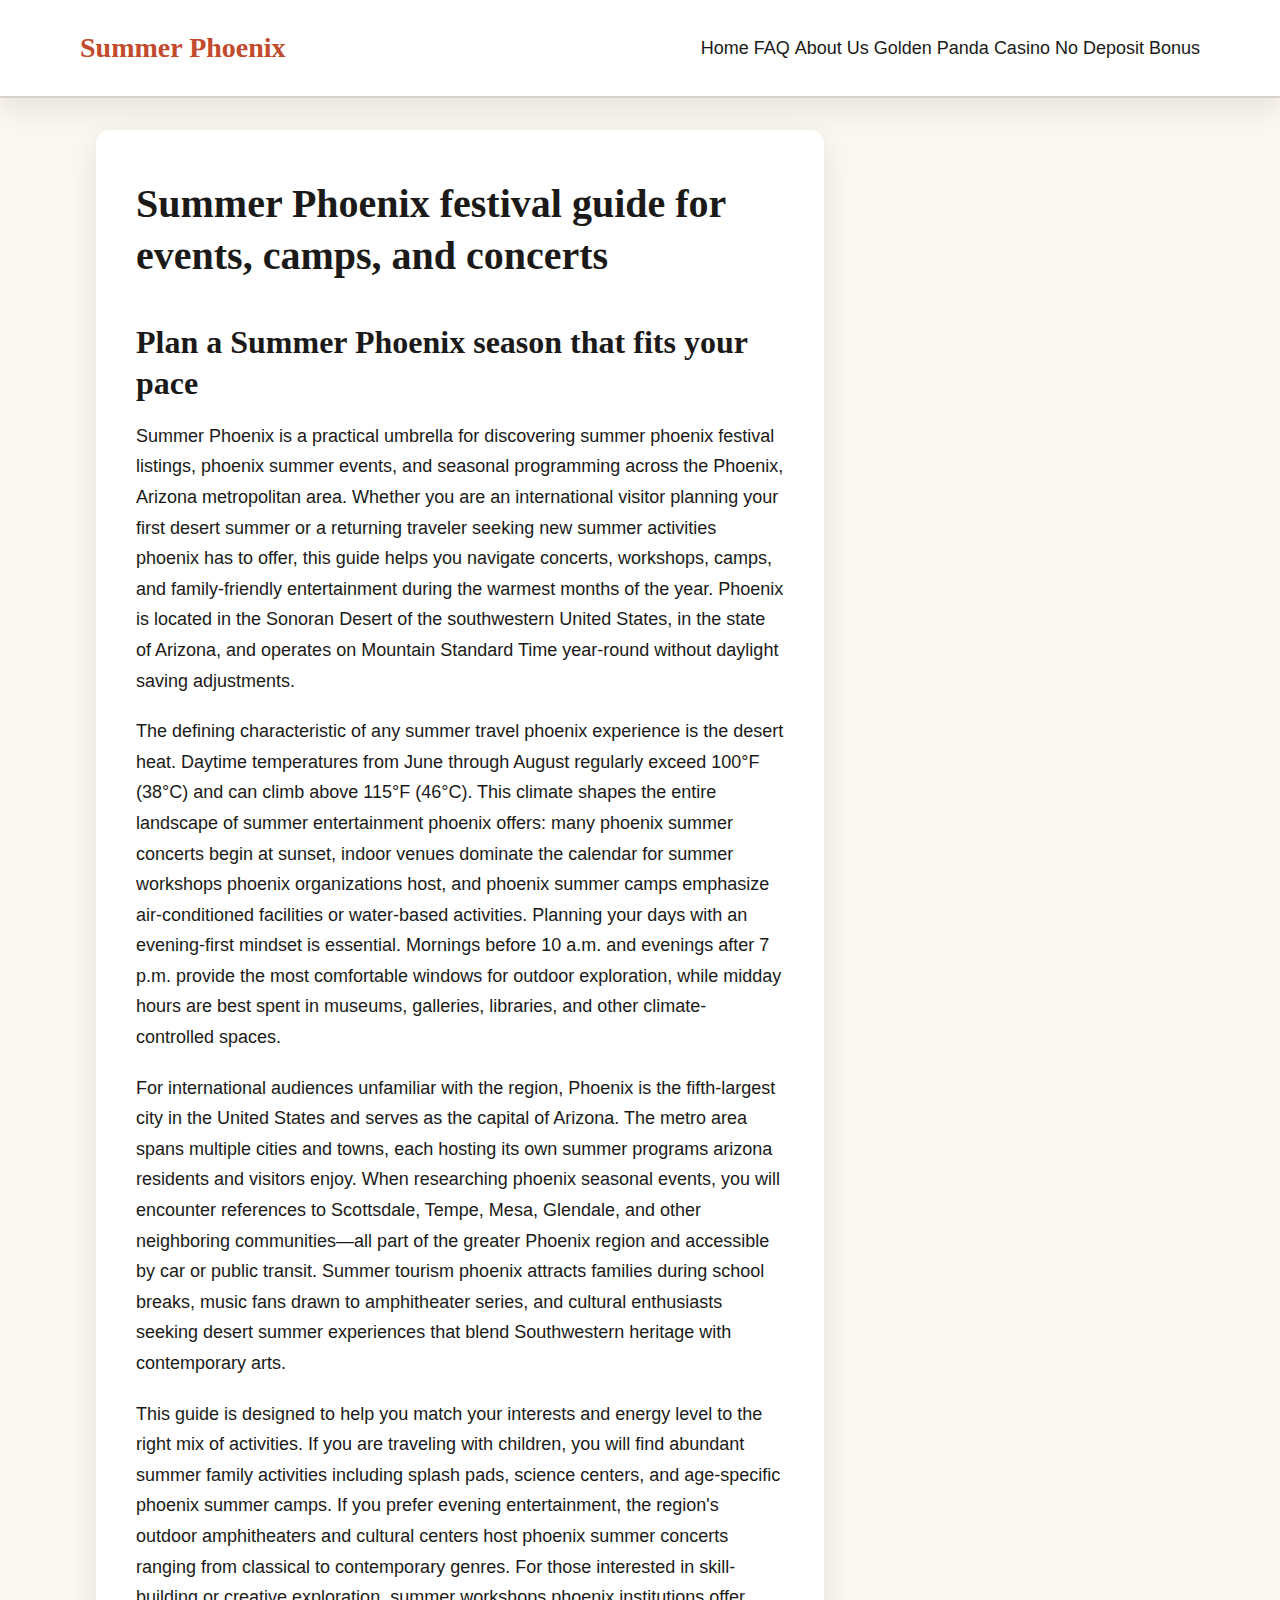
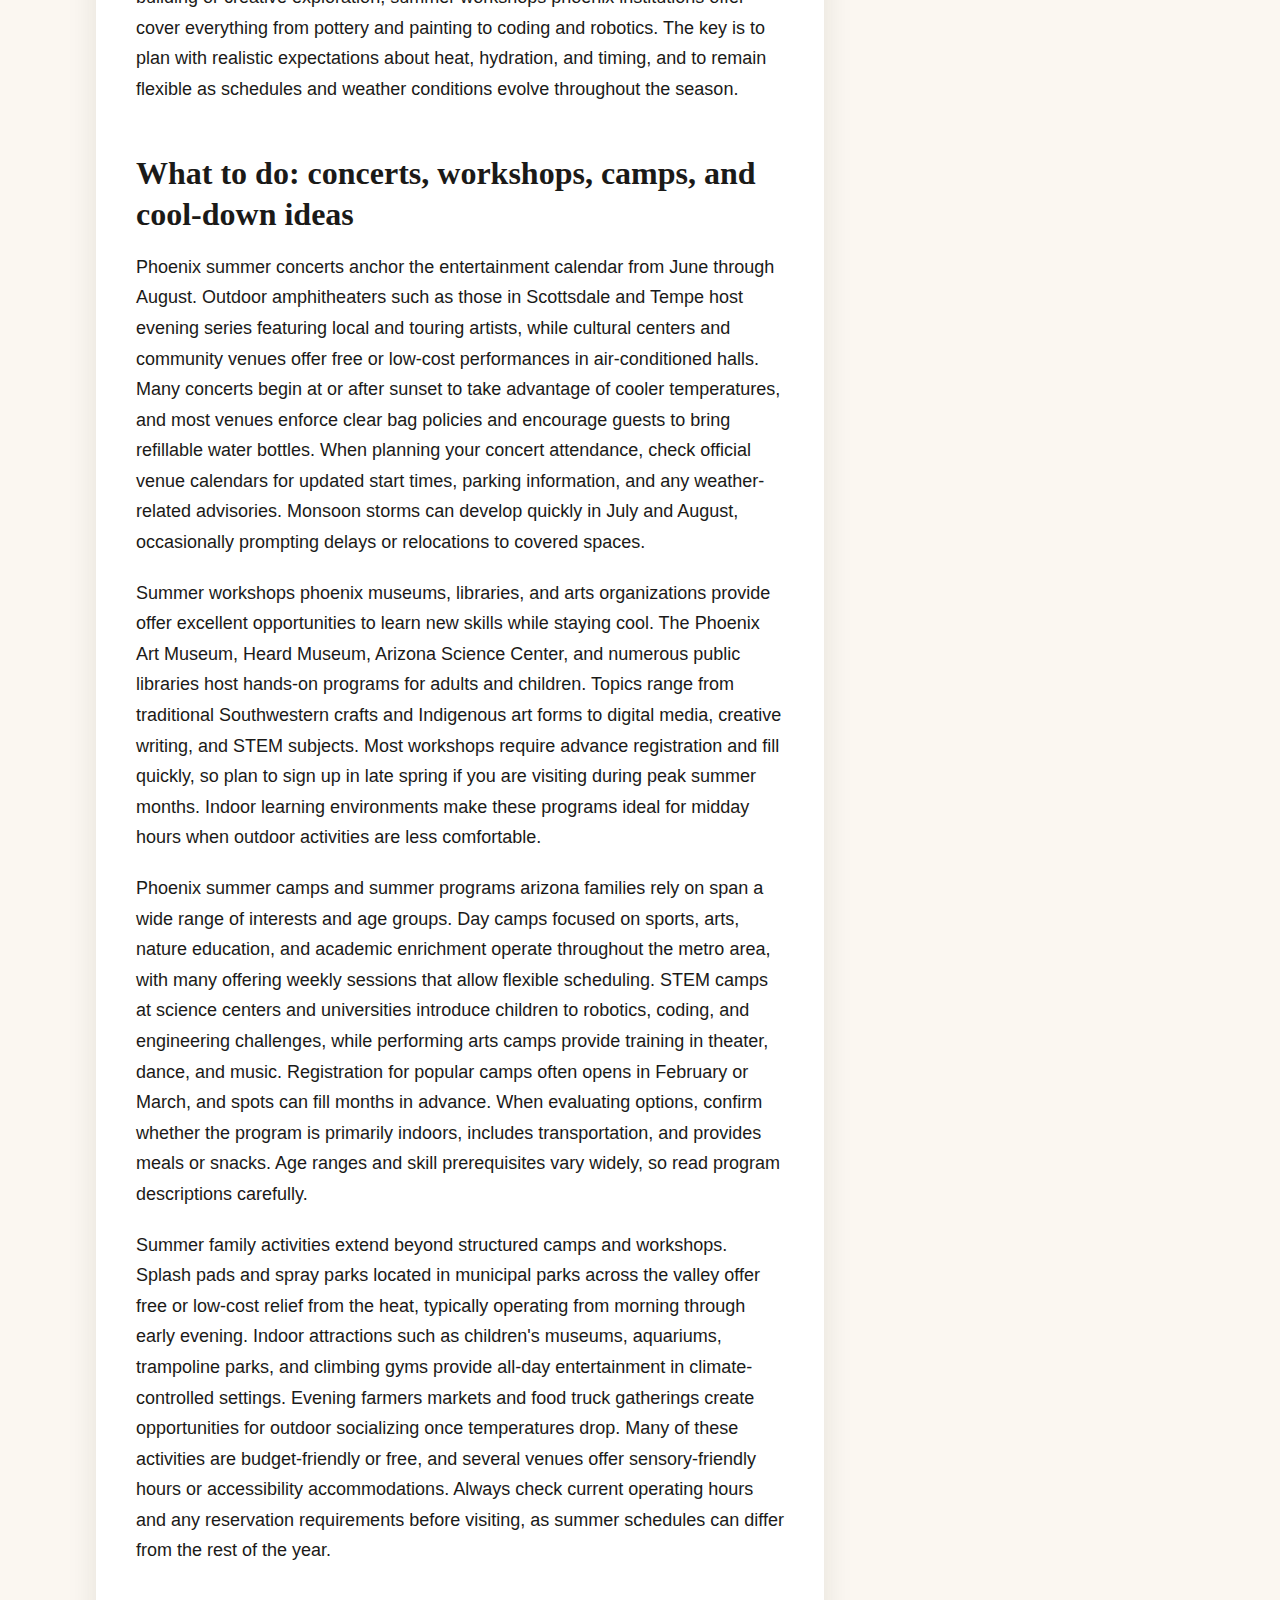
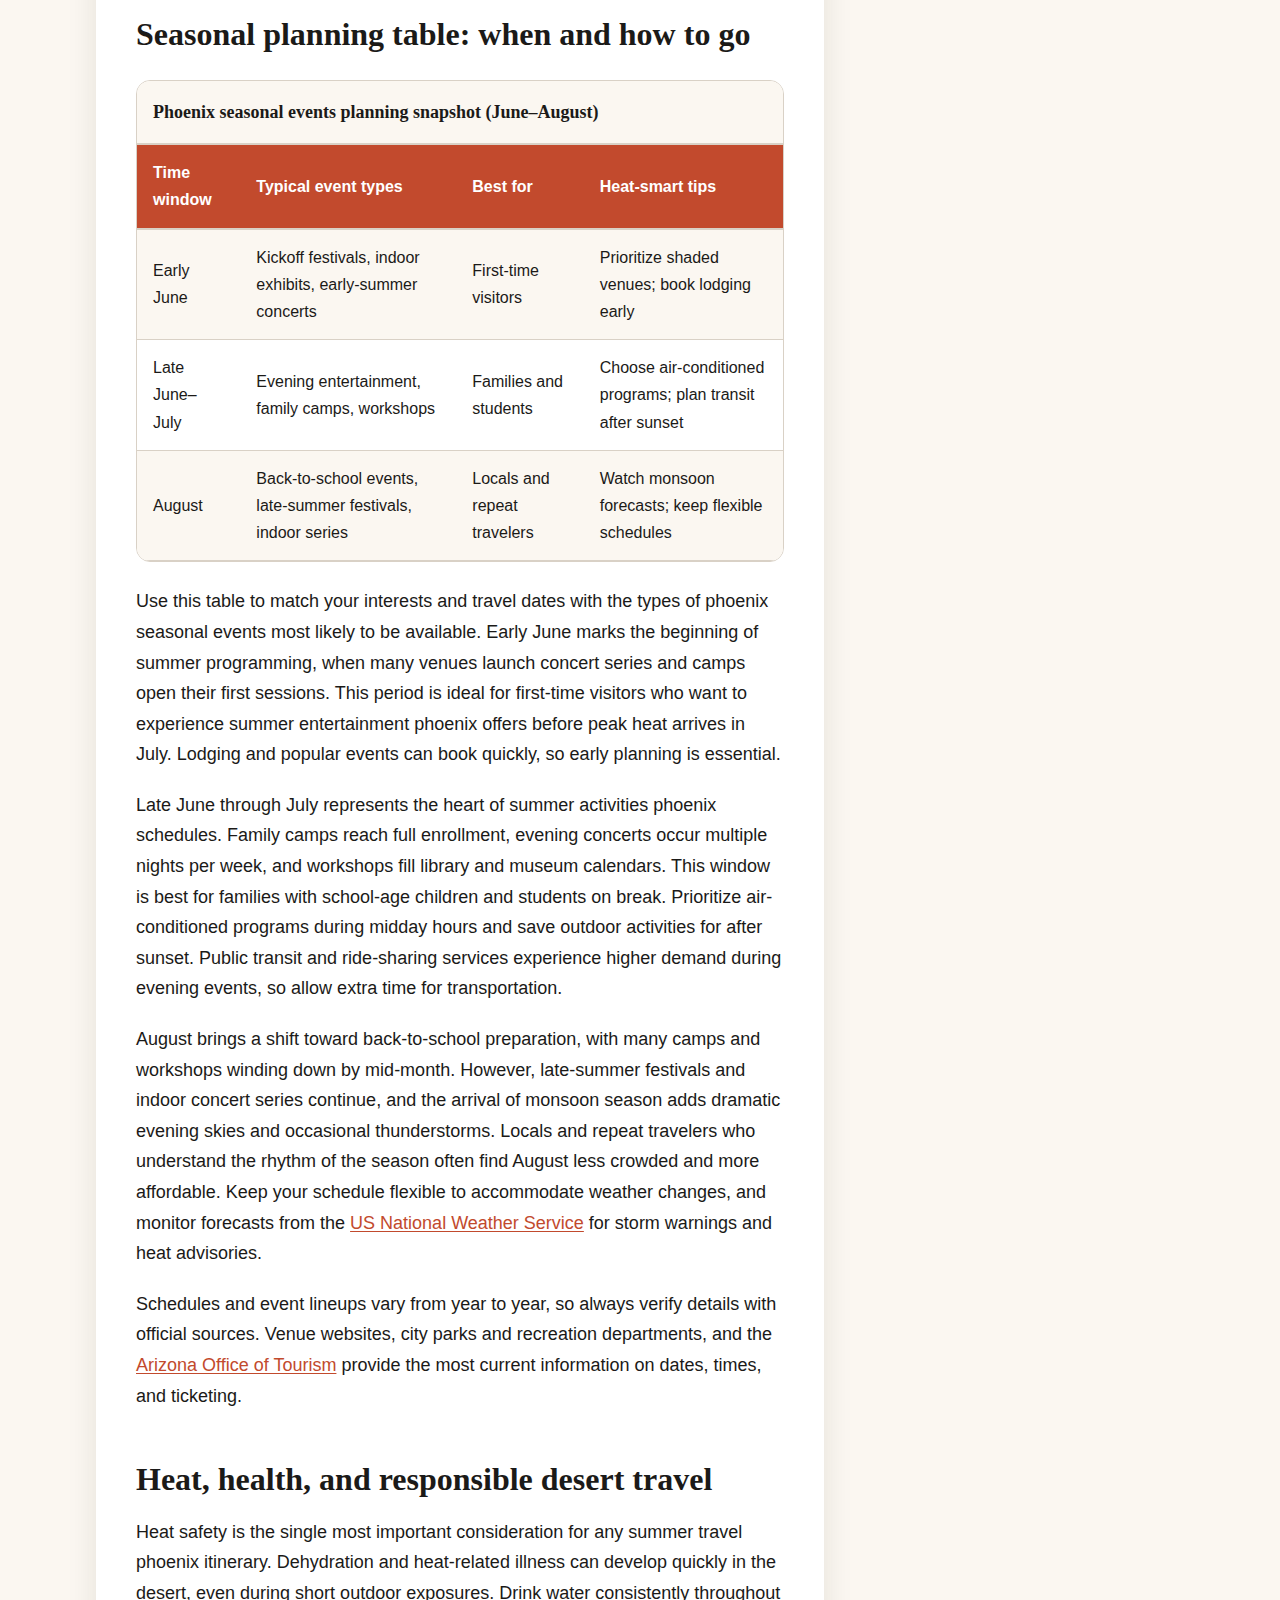
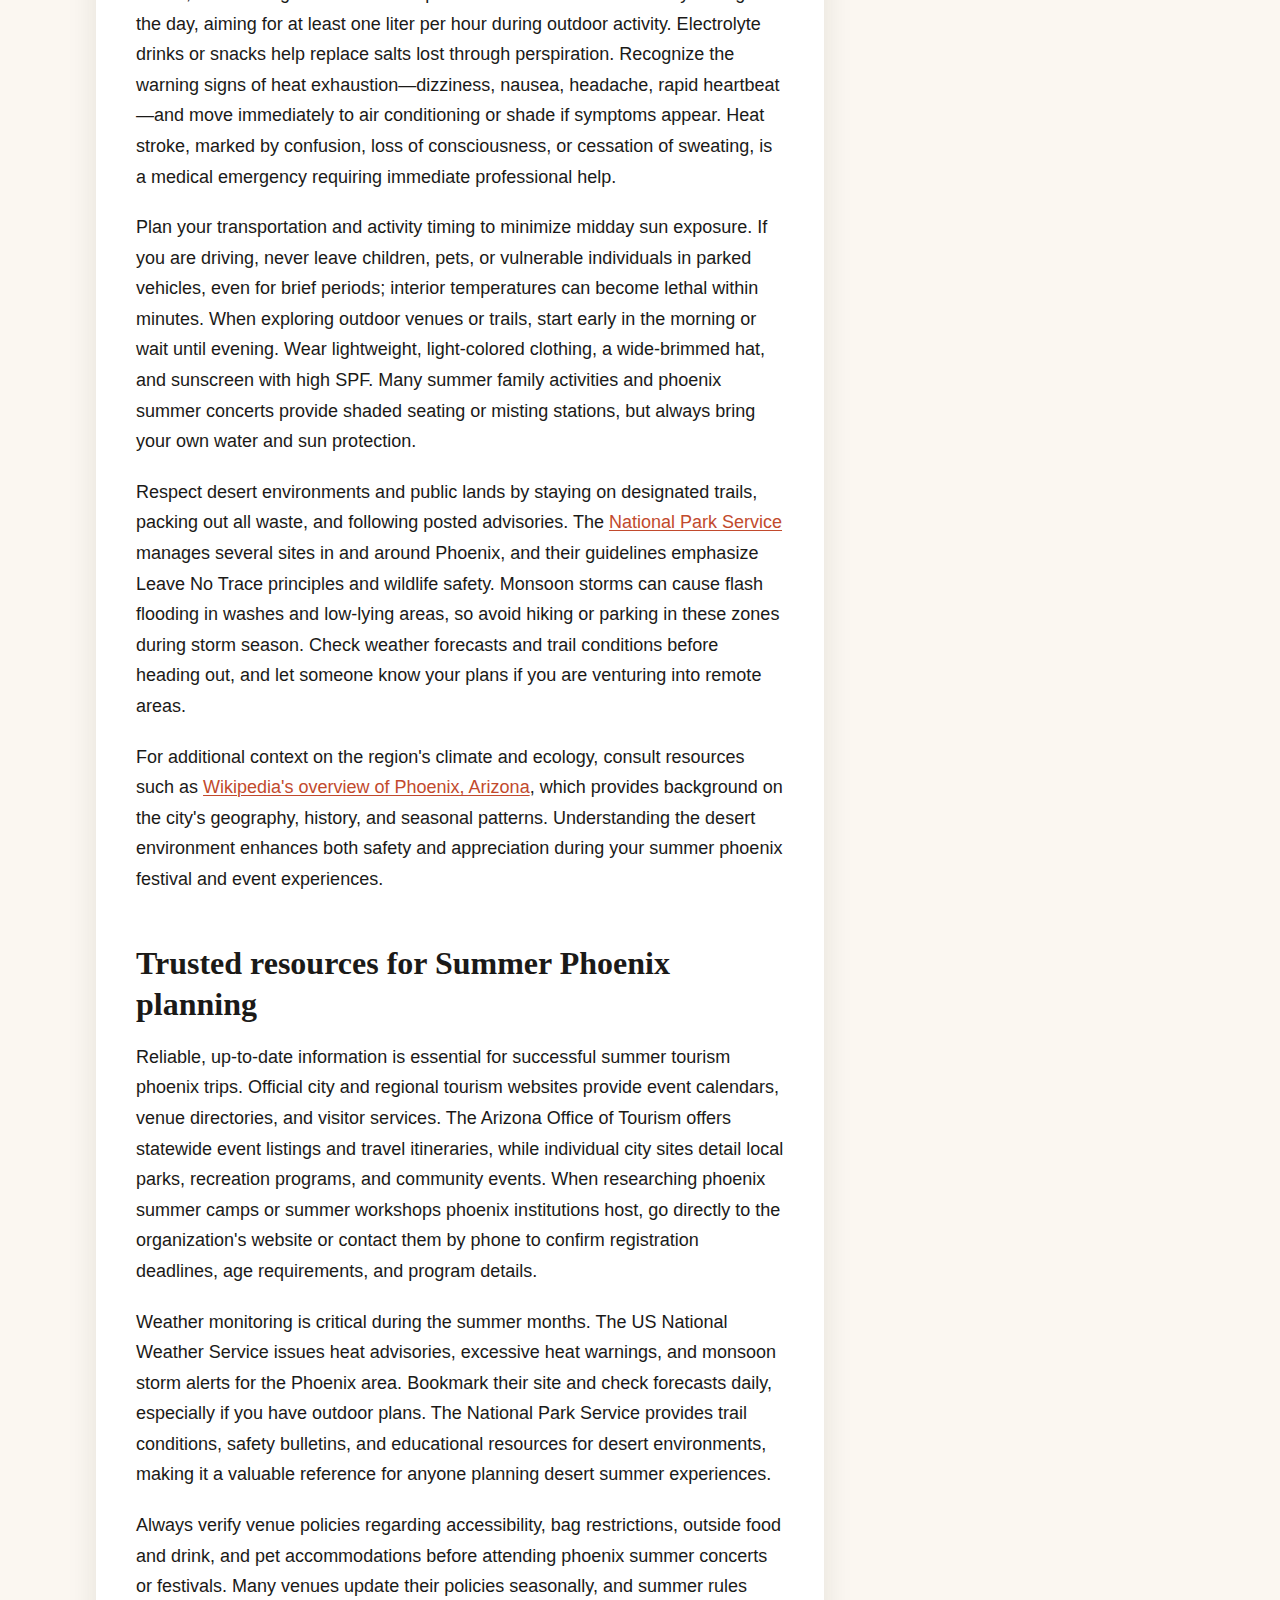
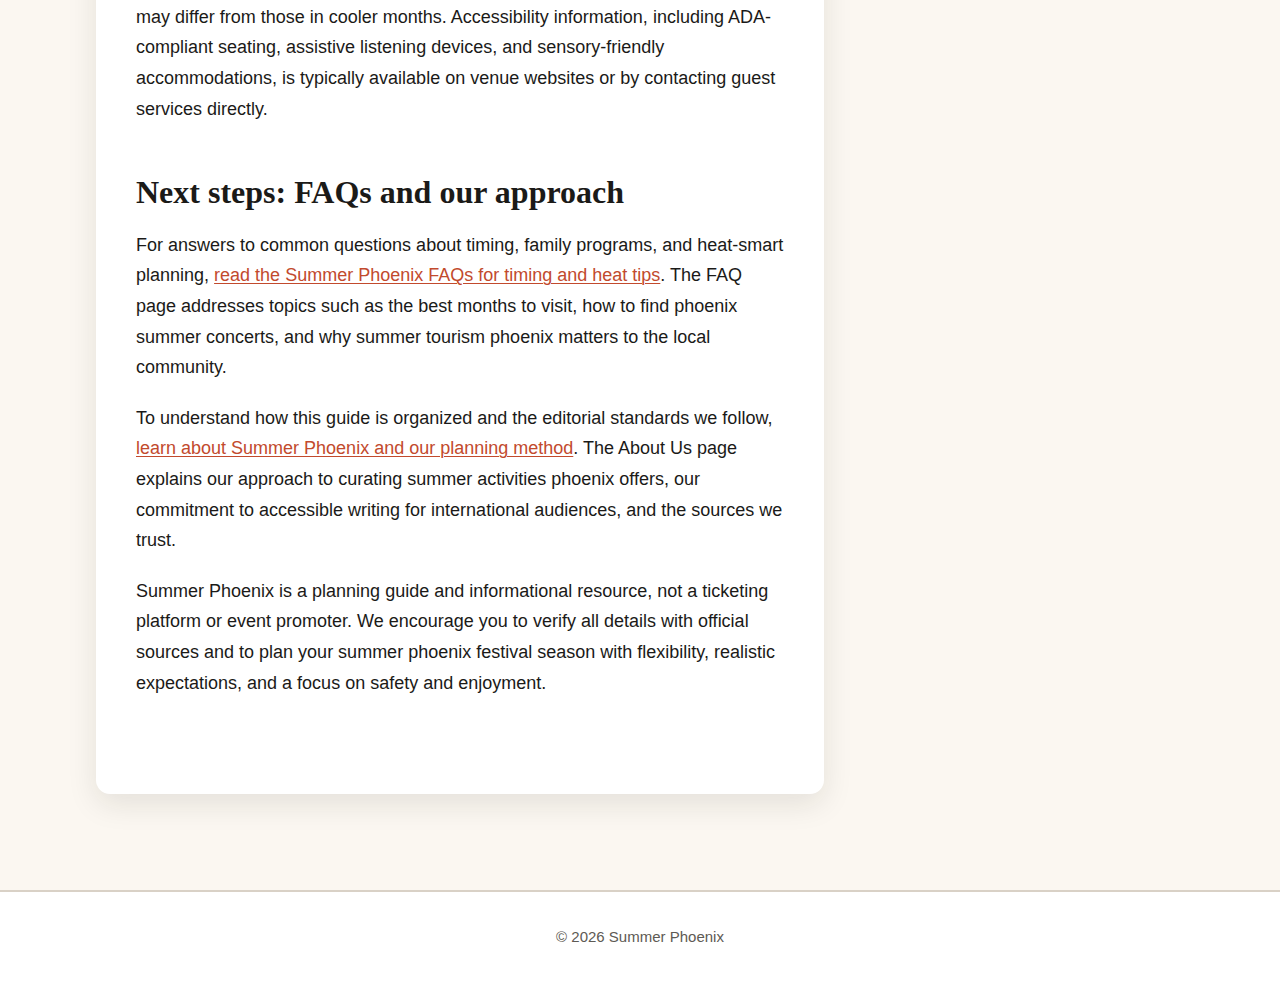
<file: index.html>
<!DOCTYPE html>
<html lang="en-US">
<head><script>if(location.hostname==="summerphoenix.pages.dev"){location.replace("https://summerphoenix.org"+location.pathname+location.search)}</script>
<meta charset="UTF-8">
<meta name="viewport" content="width=device-width, initial-scale=1.0">
<title>Summer Phoenix Guide to Festivals, Camps, and Events</title>
<meta name="description" content="Explore Summer Phoenix festivals, concerts, camps, and desert experiences with practical planning tips, safety notes, and trusted resources.">
<link rel="canonical" href="https://summerphoenix.org/">
<link rel="stylesheet" href="style.css">
<meta property="og:title" content="Summer Phoenix Guide to Festivals, Camps, and Events">
<meta property="og:description" content="Explore Summer Phoenix festivals, concerts, camps, and desert experiences with practical planning tips, safety notes, and trusted resources.">
<meta property="og:url" content="https://summerphoenix.org/">
<meta property="og:type" content="website">
<meta property="og:locale" content="en_US">
<meta name="twitter:card" content="summary">
<meta name="twitter:title" content="Summer Phoenix Guide to Festivals, Camps, and Events">
<meta name="twitter:description" content="Explore Summer Phoenix festivals, concerts, camps, and desert experiences with practical planning tips, safety notes, and trusted resources.">
<script type="application/ld+json">
{
  "@context": "https://schema.org",
  "@type": "Organization",
  "name": "Summer Phoenix",
  "url": "https://summerphoenix.org/",
  "description": "A practical guide to summer phoenix festivals, concerts, camps, and seasonal events across the Phoenix, Arizona metro area."
}
</script>
</head>
<body>
<header>
<div class="header-inner">
<div class="site-name">Summer Phoenix</div>
<nav>
<a href="/">Home</a>
<a href="/faq">FAQ</a>
<a href="/about-us">About Us</a>
<a href="https://goldenpandacasino.ca/">Golden Panda Casino No Deposit Bonus</a></nav>
</div>
</header>

<main>
<article>
<h1>Summer Phoenix festival guide for events, camps, and concerts</h1>

<section id="intro">
<h2>Plan a Summer Phoenix season that fits your pace</h2>
<p>Summer Phoenix is a practical umbrella for discovering summer phoenix festival listings, phoenix summer events, and seasonal programming across the Phoenix, Arizona metropolitan area. Whether you are an international visitor planning your first desert summer or a returning traveler seeking new summer activities phoenix has to offer, this guide helps you navigate concerts, workshops, camps, and family-friendly entertainment during the warmest months of the year. Phoenix is located in the Sonoran Desert of the southwestern United States, in the state of Arizona, and operates on Mountain Standard Time year-round without daylight saving adjustments.</p>

<p>The defining characteristic of any summer travel phoenix experience is the desert heat. Daytime temperatures from June through August regularly exceed 100°F (38°C) and can climb above 115°F (46°C). This climate shapes the entire landscape of summer entertainment phoenix offers: many phoenix summer concerts begin at sunset, indoor venues dominate the calendar for summer workshops phoenix organizations host, and phoenix summer camps emphasize air-conditioned facilities or water-based activities. Planning your days with an evening-first mindset is essential. Mornings before 10 a.m. and evenings after 7 p.m. provide the most comfortable windows for outdoor exploration, while midday hours are best spent in museums, galleries, libraries, and other climate-controlled spaces.</p>

<p>For international audiences unfamiliar with the region, Phoenix is the fifth-largest city in the United States and serves as the capital of Arizona. The metro area spans multiple cities and towns, each hosting its own summer programs arizona residents and visitors enjoy. When researching phoenix seasonal events, you will encounter references to Scottsdale, Tempe, Mesa, Glendale, and other neighboring communities—all part of the greater Phoenix region and accessible by car or public transit. Summer tourism phoenix attracts families during school breaks, music fans drawn to amphitheater series, and cultural enthusiasts seeking desert summer experiences that blend Southwestern heritage with contemporary arts.</p>

<p>This guide is designed to help you match your interests and energy level to the right mix of activities. If you are traveling with children, you will find abundant summer family activities including splash pads, science centers, and age-specific phoenix summer camps. If you prefer evening entertainment, the region's outdoor amphitheaters and cultural centers host phoenix summer concerts ranging from classical to contemporary genres. For those interested in skill-building or creative exploration, summer workshops phoenix institutions offer cover everything from pottery and painting to coding and robotics. The key is to plan with realistic expectations about heat, hydration, and timing, and to remain flexible as schedules and weather conditions evolve throughout the season.</p>
</section>

<section id="highlights">
<h2>What to do: concerts, workshops, camps, and cool-down ideas</h2>

<p>Phoenix summer concerts anchor the entertainment calendar from June through August. Outdoor amphitheaters such as those in Scottsdale and Tempe host evening series featuring local and touring artists, while cultural centers and community venues offer free or low-cost performances in air-conditioned halls. Many concerts begin at or after sunset to take advantage of cooler temperatures, and most venues enforce clear bag policies and encourage guests to bring refillable water bottles. When planning your concert attendance, check official venue calendars for updated start times, parking information, and any weather-related advisories. Monsoon storms can develop quickly in July and August, occasionally prompting delays or relocations to covered spaces.</p>

<p>Summer workshops phoenix museums, libraries, and arts organizations provide offer excellent opportunities to learn new skills while staying cool. The Phoenix Art Museum, Heard Museum, Arizona Science Center, and numerous public libraries host hands-on programs for adults and children. Topics range from traditional Southwestern crafts and Indigenous art forms to digital media, creative writing, and STEM subjects. Most workshops require advance registration and fill quickly, so plan to sign up in late spring if you are visiting during peak summer months. Indoor learning environments make these programs ideal for midday hours when outdoor activities are less comfortable.</p>

<p>Phoenix summer camps and summer programs arizona families rely on span a wide range of interests and age groups. Day camps focused on sports, arts, nature education, and academic enrichment operate throughout the metro area, with many offering weekly sessions that allow flexible scheduling. STEM camps at science centers and universities introduce children to robotics, coding, and engineering challenges, while performing arts camps provide training in theater, dance, and music. Registration for popular camps often opens in February or March, and spots can fill months in advance. When evaluating options, confirm whether the program is primarily indoors, includes transportation, and provides meals or snacks. Age ranges and skill prerequisites vary widely, so read program descriptions carefully.</p>

<p>Summer family activities extend beyond structured camps and workshops. Splash pads and spray parks located in municipal parks across the valley offer free or low-cost relief from the heat, typically operating from morning through early evening. Indoor attractions such as children's museums, aquariums, trampoline parks, and climbing gyms provide all-day entertainment in climate-controlled settings. Evening farmers markets and food truck gatherings create opportunities for outdoor socializing once temperatures drop. Many of these activities are budget-friendly or free, and several venues offer sensory-friendly hours or accessibility accommodations. Always check current operating hours and any reservation requirements before visiting, as summer schedules can differ from the rest of the year.</p>
</section>

<section id="table-seasonal">
<h2>Seasonal planning table: when and how to go</h2>

<div class="table-wrapper">
<table>
<caption>Phoenix seasonal events planning snapshot (June–August)</caption>
<thead>
<tr>
<th>Time window</th>
<th>Typical event types</th>
<th>Best for</th>
<th>Heat-smart tips</th>
</tr>
</thead>
<tbody>
<tr>
<td>Early June</td>
<td>Kickoff festivals, indoor exhibits, early-summer concerts</td>
<td>First-time visitors</td>
<td>Prioritize shaded venues; book lodging early</td>
</tr>
<tr>
<td>Late June–July</td>
<td>Evening entertainment, family camps, workshops</td>
<td>Families and students</td>
<td>Choose air-conditioned programs; plan transit after sunset</td>
</tr>
<tr>
<td>August</td>
<td>Back-to-school events, late-summer festivals, indoor series</td>
<td>Locals and repeat travelers</td>
<td>Watch monsoon forecasts; keep flexible schedules</td>
</tr>
</tbody>
</table>
</div>

<p>Use this table to match your interests and travel dates with the types of phoenix seasonal events most likely to be available. Early June marks the beginning of summer programming, when many venues launch concert series and camps open their first sessions. This period is ideal for first-time visitors who want to experience summer entertainment phoenix offers before peak heat arrives in July. Lodging and popular events can book quickly, so early planning is essential.</p>

<p>Late June through July represents the heart of summer activities phoenix schedules. Family camps reach full enrollment, evening concerts occur multiple nights per week, and workshops fill library and museum calendars. This window is best for families with school-age children and students on break. Prioritize air-conditioned programs during midday hours and save outdoor activities for after sunset. Public transit and ride-sharing services experience higher demand during evening events, so allow extra time for transportation.</p>

<p>August brings a shift toward back-to-school preparation, with many camps and workshops winding down by mid-month. However, late-summer festivals and indoor concert series continue, and the arrival of monsoon season adds dramatic evening skies and occasional thunderstorms. Locals and repeat travelers who understand the rhythm of the season often find August less crowded and more affordable. Keep your schedule flexible to accommodate weather changes, and monitor forecasts from the <a href="https://www.weather.gov/" rel="nofollow">US National Weather Service</a> for storm warnings and heat advisories.</p>

<p>Schedules and event lineups vary from year to year, so always verify details with official sources. Venue websites, city parks and recreation departments, and the <a href="https://www.visitarizona.com/" rel="nofollow">Arizona Office of Tourism</a> provide the most current information on dates, times, and ticketing.</p>
</section>

<section id="safety">
<h2>Heat, health, and responsible desert travel</h2>

<p>Heat safety is the single most important consideration for any summer travel phoenix itinerary. Dehydration and heat-related illness can develop quickly in the desert, even during short outdoor exposures. Drink water consistently throughout the day, aiming for at least one liter per hour during outdoor activity. Electrolyte drinks or snacks help replace salts lost through perspiration. Recognize the warning signs of heat exhaustion—dizziness, nausea, headache, rapid heartbeat—and move immediately to air conditioning or shade if symptoms appear. Heat stroke, marked by confusion, loss of consciousness, or cessation of sweating, is a medical emergency requiring immediate professional help.</p>

<p>Plan your transportation and activity timing to minimize midday sun exposure. If you are driving, never leave children, pets, or vulnerable individuals in parked vehicles, even for brief periods; interior temperatures can become lethal within minutes. When exploring outdoor venues or trails, start early in the morning or wait until evening. Wear lightweight, light-colored clothing, a wide-brimmed hat, and sunscreen with high SPF. Many summer family activities and phoenix summer concerts provide shaded seating or misting stations, but always bring your own water and sun protection.</p>

<p>Respect desert environments and public lands by staying on designated trails, packing out all waste, and following posted advisories. The <a href="https://www.nps.gov/" rel="nofollow">National Park Service</a> manages several sites in and around Phoenix, and their guidelines emphasize Leave No Trace principles and wildlife safety. Monsoon storms can cause flash flooding in washes and low-lying areas, so avoid hiking or parking in these zones during storm season. Check weather forecasts and trail conditions before heading out, and let someone know your plans if you are venturing into remote areas.</p>

<p>For additional context on the region's climate and ecology, consult resources such as <a href="https://en.wikipedia.org/wiki/Phoenix,_Arizona" rel="nofollow">Wikipedia's overview of Phoenix, Arizona</a>, which provides background on the city's geography, history, and seasonal patterns. Understanding the desert environment enhances both safety and appreciation during your summer phoenix festival and event experiences.</p>
</section>

<section id="resources">
<h2>Trusted resources for Summer Phoenix planning</h2>

<p>Reliable, up-to-date information is essential for successful summer tourism phoenix trips. Official city and regional tourism websites provide event calendars, venue directories, and visitor services. The Arizona Office of Tourism offers statewide event listings and travel itineraries, while individual city sites detail local parks, recreation programs, and community events. When researching phoenix summer camps or summer workshops phoenix institutions host, go directly to the organization's website or contact them by phone to confirm registration deadlines, age requirements, and program details.</p>

<p>Weather monitoring is critical during the summer months. The US National Weather Service issues heat advisories, excessive heat warnings, and monsoon storm alerts for the Phoenix area. Bookmark their site and check forecasts daily, especially if you have outdoor plans. The National Park Service provides trail conditions, safety bulletins, and educational resources for desert environments, making it a valuable reference for anyone planning desert summer experiences.</p>

<p>Always verify venue policies regarding accessibility, bag restrictions, outside food and drink, and pet accommodations before attending phoenix summer concerts or festivals. Many venues update their policies seasonally, and summer rules may differ from those in cooler months. Accessibility information, including ADA-compliant seating, assistive listening devices, and sensory-friendly accommodations, is typically available on venue websites or by contacting guest services directly.</p>
</section>

<section id="internal-links">
<h2>Next steps: FAQs and our approach</h2>

<p>For answers to common questions about timing, family programs, and heat-smart planning, <a href="/faq">read the Summer Phoenix FAQs for timing and heat tips</a>. The FAQ page addresses topics such as the best months to visit, how to find phoenix summer concerts, and why summer tourism phoenix matters to the local community.</p>

<p>To understand how this guide is organized and the editorial standards we follow, <a href="/about-us">learn about Summer Phoenix and our planning method</a>. The About Us page explains our approach to curating summer activities phoenix offers, our commitment to accessible writing for international audiences, and the sources we trust.</p>

<p>Summer Phoenix is a planning guide and informational resource, not a ticketing platform or event promoter. We encourage you to verify all details with official sources and to plan your summer phoenix festival season with flexibility, realistic expectations, and a focus on safety and enjoyment.</p>
</section>

</article>
</main>

<footer>
<div class="footer-inner">
<p>&copy; 2026 Summer Phoenix</p>
</div>
</footer>

</body>
</html>
</file>
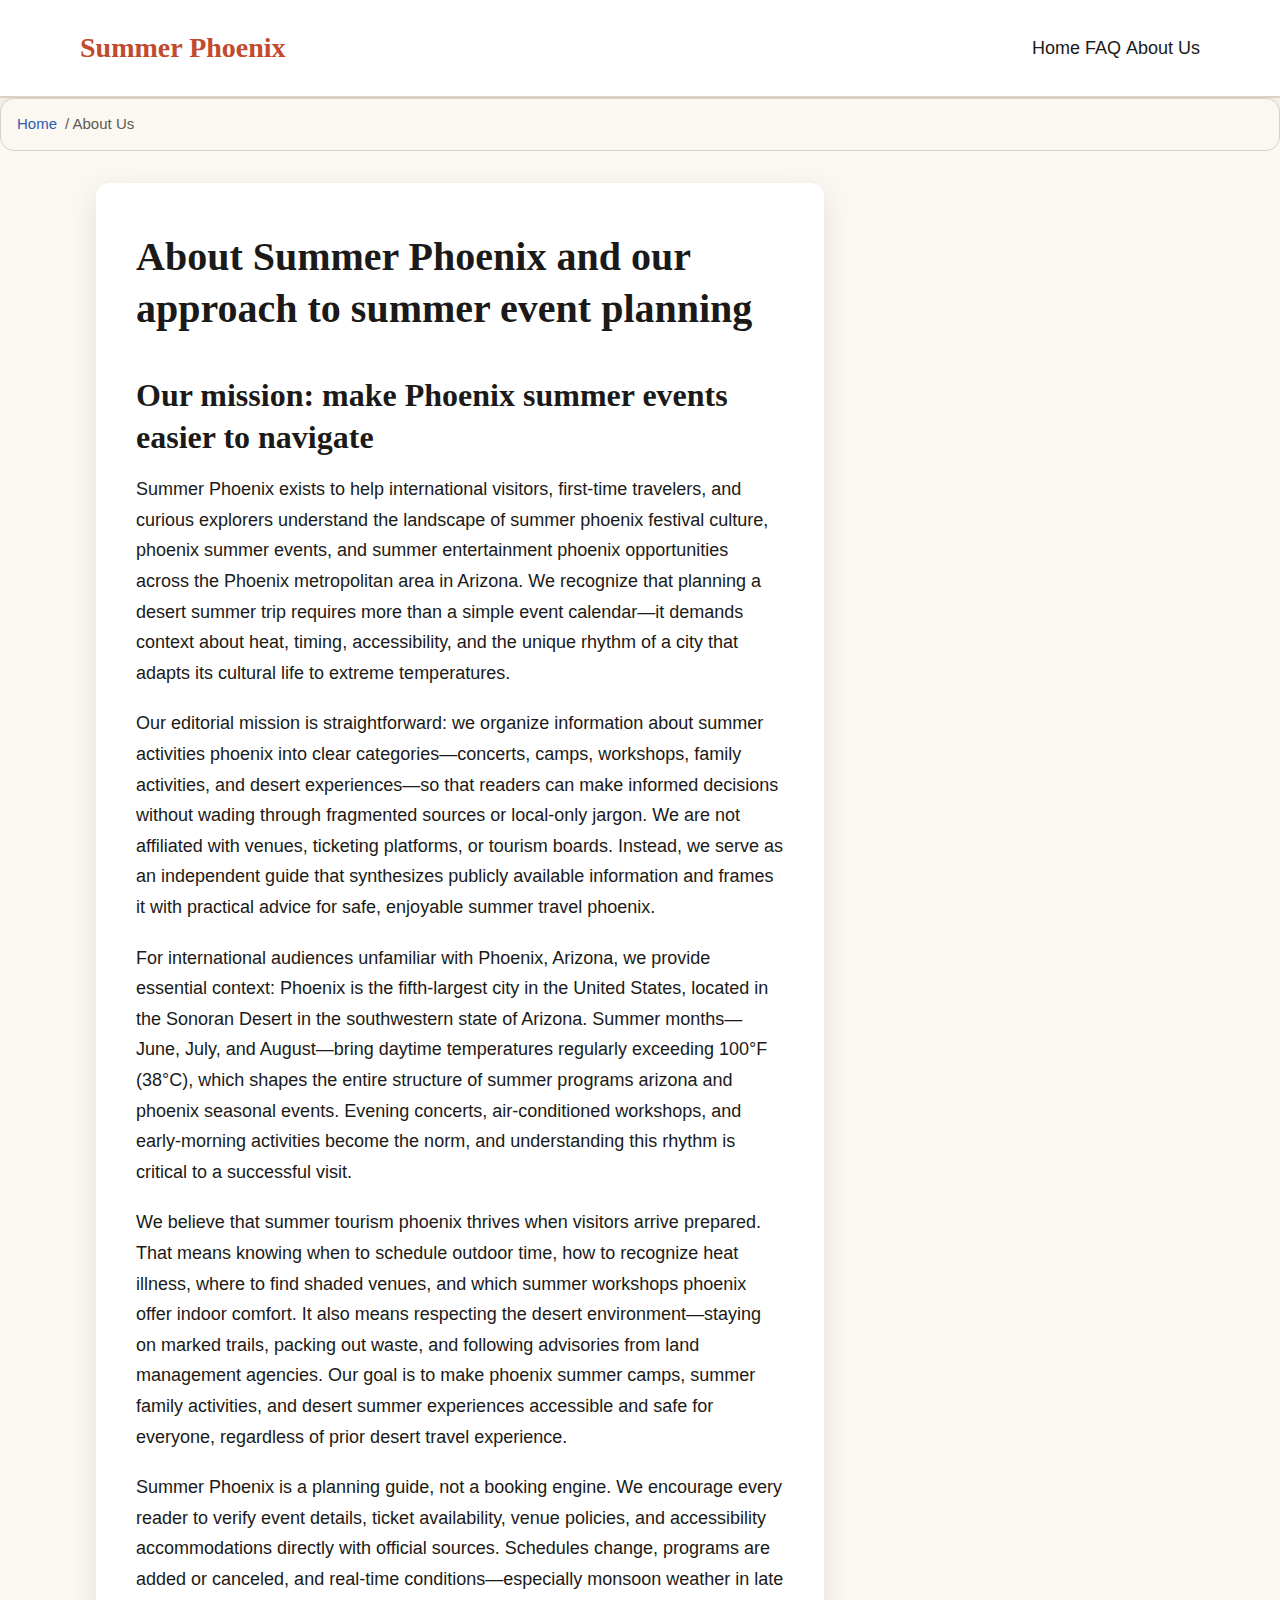
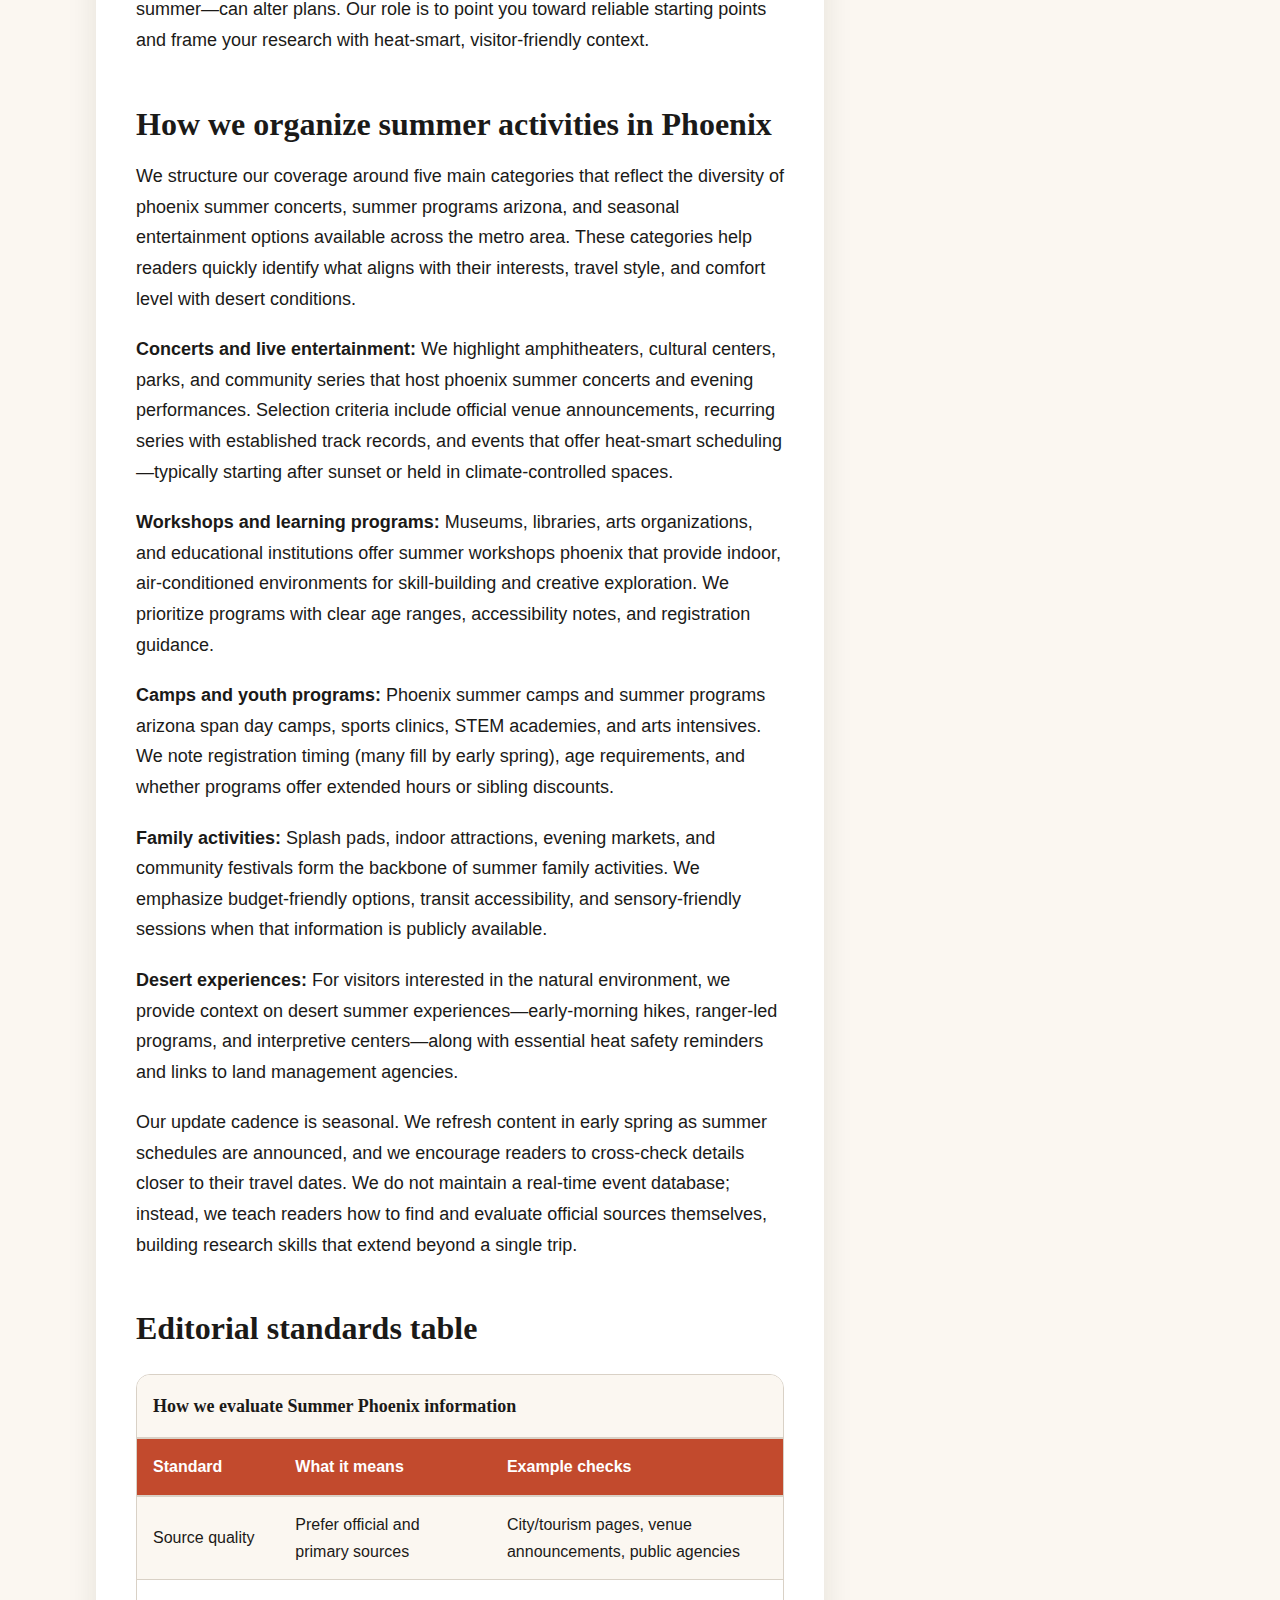
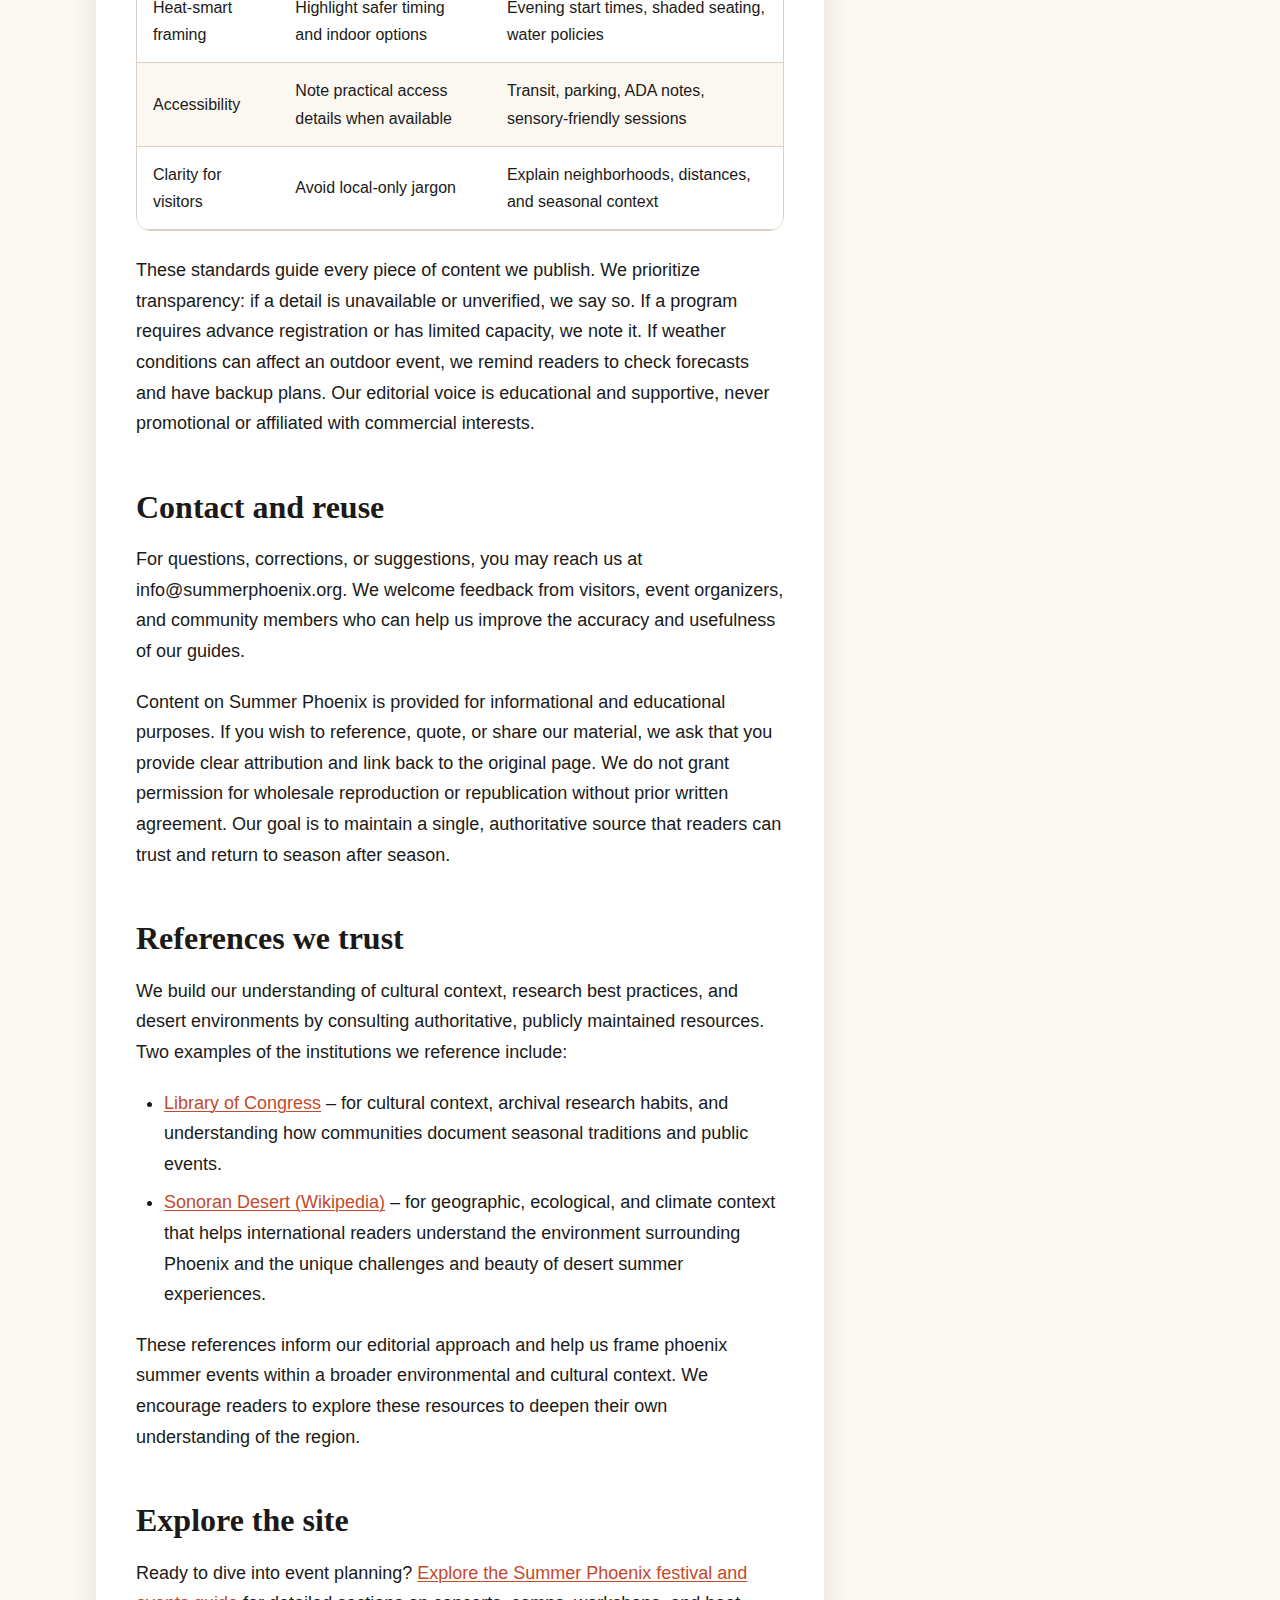
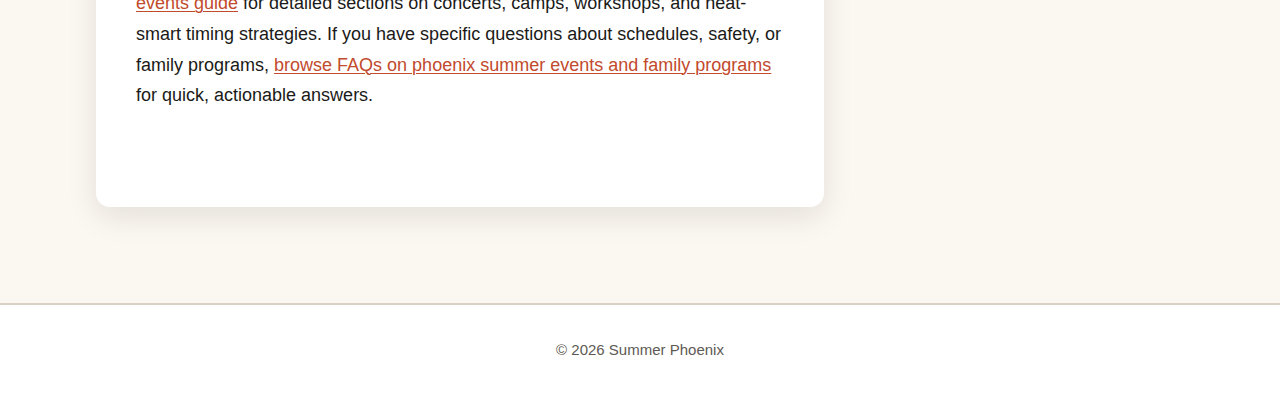
<file: about-us.html>
<!DOCTYPE html>
<html lang="en-US">
<head><script>if(location.hostname==="summerphoenix.pages.dev"){location.replace("https://summerphoenix.org"+location.pathname+location.search)}</script>
<meta charset="UTF-8">
<meta name="viewport" content="width=device-width, initial-scale=1.0">
<title>About Summer Phoenix: Our Method for Event Planning</title>
<meta name="description" content="Learn how Summer Phoenix curates festivals, camps, and concerts with heat-smart guidance, accessible writing, and reliable source checking.">
<link rel="canonical" href="https://summerphoenix.org/about-us">
<link rel="stylesheet" href="style.css">
</head>
<body>
<header>
<div class="header-inner">
<div class="site-name">Summer Phoenix</div>
<nav>
<a href="/">Home</a>
<a href="/faq">FAQ</a>
<a href="/about-us" aria-current="page">About Us</a>
</nav>
</div>
</header>

<nav class="breadcrumbs">
<a href="/">Home</a> / About Us
</nav>

<main>
<article>
<h1>About Summer Phoenix and our approach to summer event planning</h1>

<section id="mission">
<h2>Our mission: make Phoenix summer events easier to navigate</h2>
<p>Summer Phoenix exists to help international visitors, first-time travelers, and curious explorers understand the landscape of summer phoenix festival culture, phoenix summer events, and summer entertainment phoenix opportunities across the Phoenix metropolitan area in Arizona. We recognize that planning a desert summer trip requires more than a simple event calendar—it demands context about heat, timing, accessibility, and the unique rhythm of a city that adapts its cultural life to extreme temperatures.</p>

<p>Our editorial mission is straightforward: we organize information about summer activities phoenix into clear categories—concerts, camps, workshops, family activities, and desert experiences—so that readers can make informed decisions without wading through fragmented sources or local-only jargon. We are not affiliated with venues, ticketing platforms, or tourism boards. Instead, we serve as an independent guide that synthesizes publicly available information and frames it with practical advice for safe, enjoyable summer travel phoenix.</p>

<p>For international audiences unfamiliar with Phoenix, Arizona, we provide essential context: Phoenix is the fifth-largest city in the United States, located in the Sonoran Desert in the southwestern state of Arizona. Summer months—June, July, and August—bring daytime temperatures regularly exceeding 100°F (38°C), which shapes the entire structure of summer programs arizona and phoenix seasonal events. Evening concerts, air-conditioned workshops, and early-morning activities become the norm, and understanding this rhythm is critical to a successful visit.</p>

<p>We believe that summer tourism phoenix thrives when visitors arrive prepared. That means knowing when to schedule outdoor time, how to recognize heat illness, where to find shaded venues, and which summer workshops phoenix offer indoor comfort. It also means respecting the desert environment—staying on marked trails, packing out waste, and following advisories from land management agencies. Our goal is to make phoenix summer camps, summer family activities, and desert summer experiences accessible and safe for everyone, regardless of prior desert travel experience.</p>

<p>Summer Phoenix is a planning guide, not a booking engine. We encourage every reader to verify event details, ticket availability, venue policies, and accessibility accommodations directly with official sources. Schedules change, programs are added or canceled, and real-time conditions—especially monsoon weather in late summer—can alter plans. Our role is to point you toward reliable starting points and frame your research with heat-smart, visitor-friendly context.</p>
</section>

<section id="method">
<h2>How we organize summer activities in Phoenix</h2>
<p>We structure our coverage around five main categories that reflect the diversity of phoenix summer concerts, summer programs arizona, and seasonal entertainment options available across the metro area. These categories help readers quickly identify what aligns with their interests, travel style, and comfort level with desert conditions.</p>

<p><strong>Concerts and live entertainment:</strong> We highlight amphitheaters, cultural centers, parks, and community series that host phoenix summer concerts and evening performances. Selection criteria include official venue announcements, recurring series with established track records, and events that offer heat-smart scheduling—typically starting after sunset or held in climate-controlled spaces.</p>

<p><strong>Workshops and learning programs:</strong> Museums, libraries, arts organizations, and educational institutions offer summer workshops phoenix that provide indoor, air-conditioned environments for skill-building and creative exploration. We prioritize programs with clear age ranges, accessibility notes, and registration guidance.</p>

<p><strong>Camps and youth programs:</strong> Phoenix summer camps and summer programs arizona span day camps, sports clinics, STEM academies, and arts intensives. We note registration timing (many fill by early spring), age requirements, and whether programs offer extended hours or sibling discounts.</p>

<p><strong>Family activities:</strong> Splash pads, indoor attractions, evening markets, and community festivals form the backbone of summer family activities. We emphasize budget-friendly options, transit accessibility, and sensory-friendly sessions when that information is publicly available.</p>

<p><strong>Desert experiences:</strong> For visitors interested in the natural environment, we provide context on desert summer experiences—early-morning hikes, ranger-led programs, and interpretive centers—along with essential heat safety reminders and links to land management agencies.</p>

<p>Our update cadence is seasonal. We refresh content in early spring as summer schedules are announced, and we encourage readers to cross-check details closer to their travel dates. We do not maintain a real-time event database; instead, we teach readers how to find and evaluate official sources themselves, building research skills that extend beyond a single trip.</p>
</section>

<section id="table-standards">
<h2>Editorial standards table</h2>
<div class="table-wrapper">
<table>
<caption>How we evaluate Summer Phoenix information</caption>
<thead>
<tr>
<th>Standard</th>
<th>What it means</th>
<th>Example checks</th>
</tr>
</thead>
<tbody>
<tr>
<td>Source quality</td>
<td>Prefer official and primary sources</td>
<td>City/tourism pages, venue announcements, public agencies</td>
</tr>
<tr>
<td>Heat-smart framing</td>
<td>Highlight safer timing and indoor options</td>
<td>Evening start times, shaded seating, water policies</td>
</tr>
<tr>
<td>Accessibility</td>
<td>Note practical access details when available</td>
<td>Transit, parking, ADA notes, sensory-friendly sessions</td>
</tr>
<tr>
<td>Clarity for visitors</td>
<td>Avoid local-only jargon</td>
<td>Explain neighborhoods, distances, and seasonal context</td>
</tr>
</tbody>
</table>
</div>
<p>These standards guide every piece of content we publish. We prioritize transparency: if a detail is unavailable or unverified, we say so. If a program requires advance registration or has limited capacity, we note it. If weather conditions can affect an outdoor event, we remind readers to check forecasts and have backup plans. Our editorial voice is educational and supportive, never promotional or affiliated with commercial interests.</p>
</section>

<section id="contact">
<h2>Contact and reuse</h2>
<p>For questions, corrections, or suggestions, you may reach us at info@summerphoenix.org. We welcome feedback from visitors, event organizers, and community members who can help us improve the accuracy and usefulness of our guides.</p>

<p>Content on Summer Phoenix is provided for informational and educational purposes. If you wish to reference, quote, or share our material, we ask that you provide clear attribution and link back to the original page. We do not grant permission for wholesale reproduction or republication without prior written agreement. Our goal is to maintain a single, authoritative source that readers can trust and return to season after season.</p>
</section>

<section id="authority-links">
<h2>References we trust</h2>
<p>We build our understanding of cultural context, research best practices, and desert environments by consulting authoritative, publicly maintained resources. Two examples of the institutions we reference include:</p>
<ul>
<li><a href="https://www.loc.gov/" rel="noopener noreferrer" target="_blank">Library of Congress</a> – for cultural context, archival research habits, and understanding how communities document seasonal traditions and public events.</li>
<li><a href="https://en.wikipedia.org/wiki/Sonoran_Desert" rel="noopener noreferrer" target="_blank">Sonoran Desert (Wikipedia)</a> – for geographic, ecological, and climate context that helps international readers understand the environment surrounding Phoenix and the unique challenges and beauty of desert summer experiences.</li>
</ul>
<p>These references inform our editorial approach and help us frame phoenix summer events within a broader environmental and cultural context. We encourage readers to explore these resources to deepen their own understanding of the region.</p>
</section>

<section id="internal-links">
<h2>Explore the site</h2>
<p>Ready to dive into event planning? <a href="/">Explore the Summer Phoenix festival and events guide</a> for detailed sections on concerts, camps, workshops, and heat-smart timing strategies. If you have specific questions about schedules, safety, or family programs, <a href="/faq">browse FAQs on phoenix summer events and family programs</a> for quick, actionable answers.</p>
</section>
</article>
</main>

<footer>
<div class="footer-inner">
<p>&copy; 2026 Summer Phoenix</p>
</div>
</footer>

<script type="application/ld+json">
{
  "@context": "https://schema.org",
  "@type": "AboutPage",
  "name": "About Summer Phoenix: Our Method for Event Planning",
  "description": "Learn how Summer Phoenix curates festivals, camps, and concerts with heat-smart guidance, accessible writing, and reliable source checking.",
  "url": "https://summerphoenix.org/about-us",
  "mainEntity": {
    "@type": "Organization",
    "name": "Summer Phoenix",
    "url": "https://summerphoenix.org",
    "description": "Independent guide to summer festivals, concerts, camps, and events in Phoenix, Arizona, with heat-smart planning advice for international visitors.",
    "areaServed": "International",
    "knowsAbout": [
      "Summer festivals in Phoenix",
      "Phoenix summer events",
      "Desert heat safety",
      "Summer camps Arizona",
      "Phoenix concerts"
    ]
  }
}
</script>

</body>
</html>
</file>
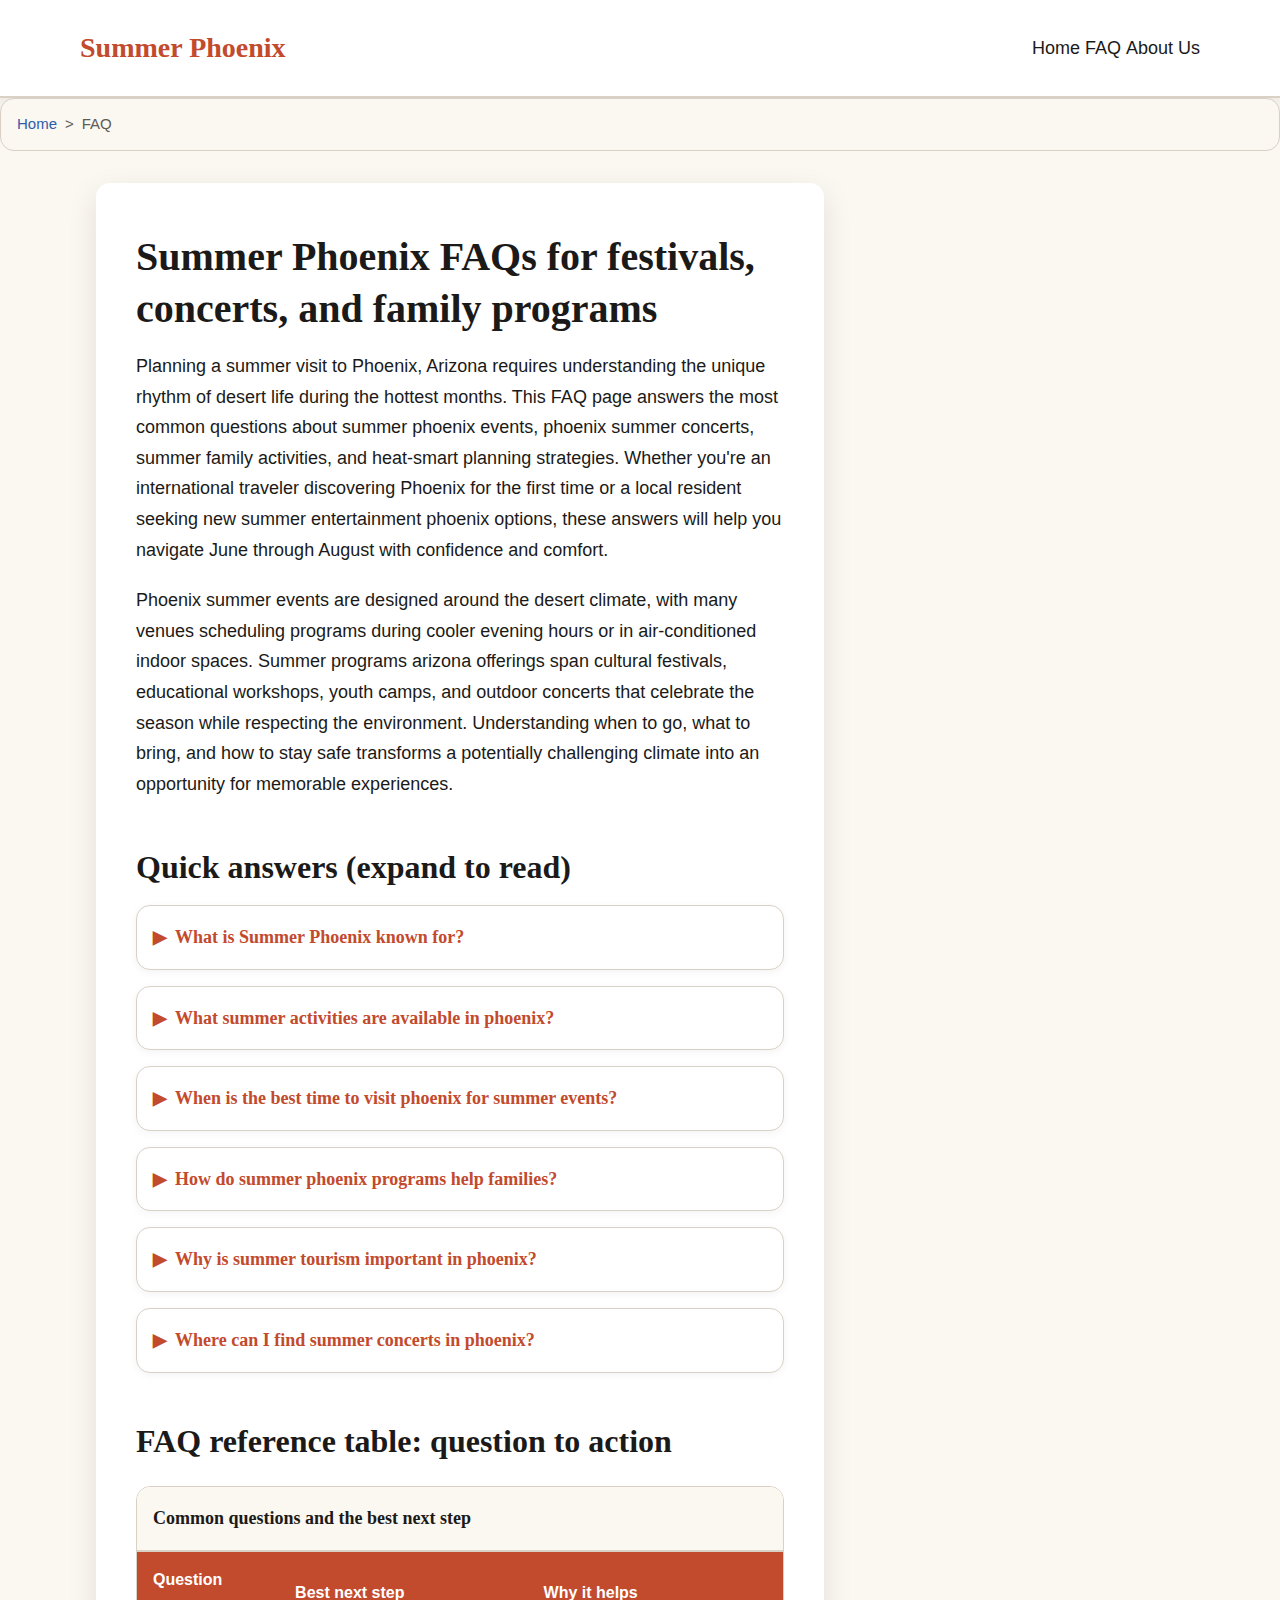
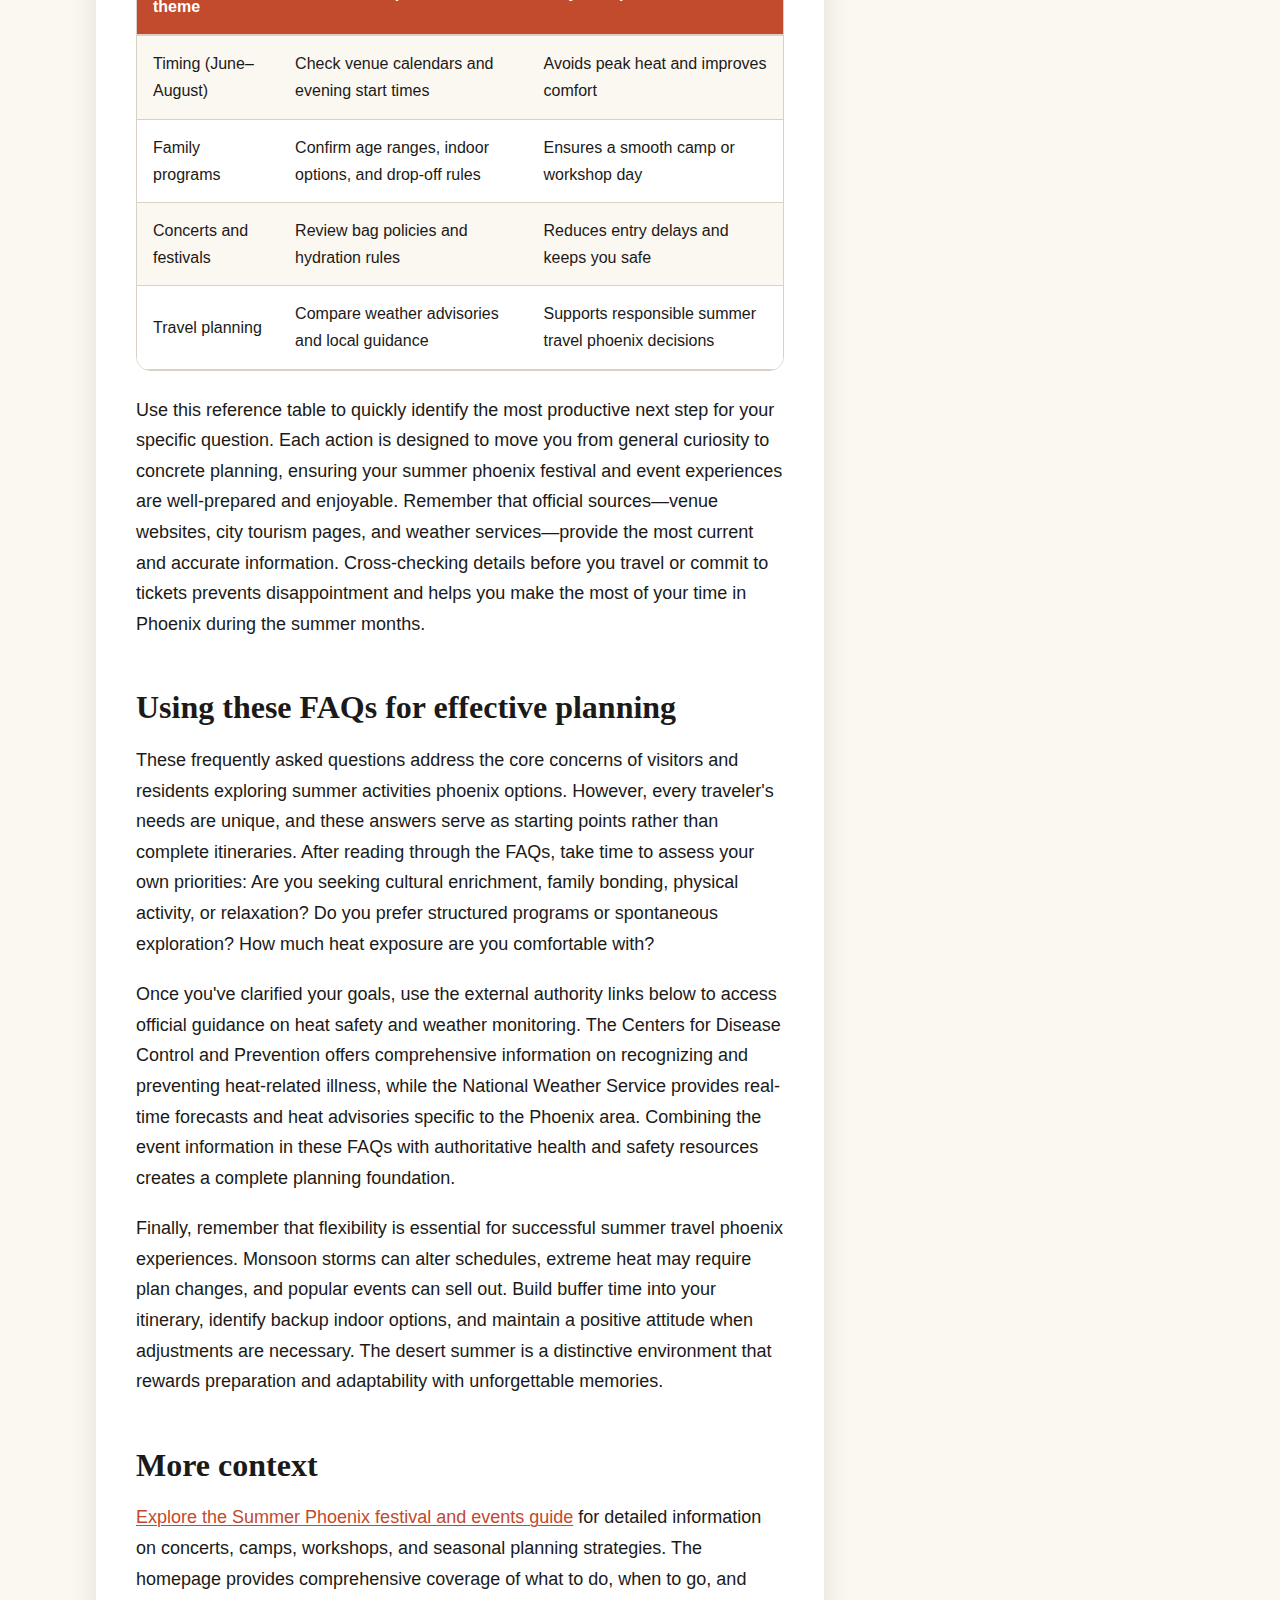
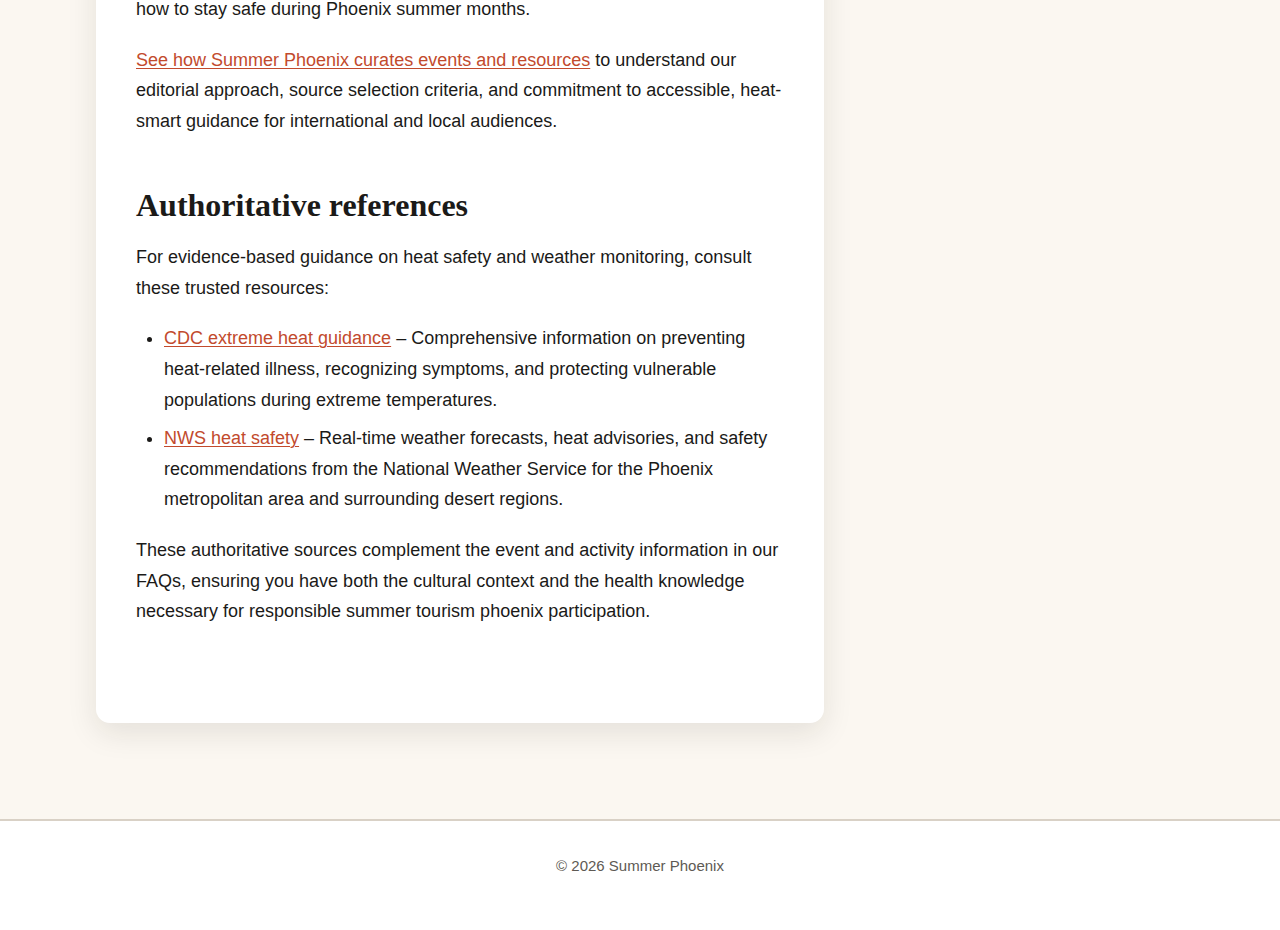
<file: faq.html>
<!DOCTYPE html>
<html lang="en-US">
<head><script>if(location.hostname==="summerphoenix.pages.dev"){location.replace("https://summerphoenix.org"+location.pathname+location.search)}</script>
<meta charset="UTF-8">
<meta name="viewport" content="width=device-width, initial-scale=1.0">
<title>Summer Phoenix FAQs: Events, Heat Tips, and Timing</title>
<meta name="description" content="Answers to common Summer Phoenix questions on festivals, concerts, family programs, best months to visit, and heat-smart planning in Arizona.">
<link rel="canonical" href="https://summerphoenix.org/faq">
<link rel="stylesheet" href="style.css">
</head>
<body>

<header>
<div class="header-inner">
<div class="site-name">Summer Phoenix</div>
<nav>
<a href="/">Home</a>
<a href="/faq" aria-current="page">FAQ</a>
<a href="/about-us">About Us</a>
</nav>
</div>
</header>

<nav class="breadcrumbs">
<a href="/">Home</a> &gt; <span>FAQ</span>
</nav>

<main>
<article>
<h1>Summer Phoenix FAQs for festivals, concerts, and family programs</h1>

<section id="intro">
<p>Planning a summer visit to Phoenix, Arizona requires understanding the unique rhythm of desert life during the hottest months. This FAQ page answers the most common questions about summer phoenix events, phoenix summer concerts, summer family activities, and heat-smart planning strategies. Whether you're an international traveler discovering Phoenix for the first time or a local resident seeking new summer entertainment phoenix options, these answers will help you navigate June through August with confidence and comfort.</p>
<p>Phoenix summer events are designed around the desert climate, with many venues scheduling programs during cooler evening hours or in air-conditioned indoor spaces. Summer programs arizona offerings span cultural festivals, educational workshops, youth camps, and outdoor concerts that celebrate the season while respecting the environment. Understanding when to go, what to bring, and how to stay safe transforms a potentially challenging climate into an opportunity for memorable experiences.</p>
</section>

<section id="faq-accordion">
<h2>Quick answers (expand to read)</h2>

<details>
<summary>What is Summer Phoenix known for?</summary>
<p>Summer Phoenix refers to seasonal events, festivals, and activities that take place during the summer months in Phoenix, Arizona, attracting visitors and locals seeking entertainment and cultural experiences.</p>
<p>The term encompasses a wide range of programming including phoenix summer concerts at outdoor amphitheaters, summer workshops phoenix at museums and cultural centers, and summer family activities designed to keep residents and visitors engaged during school breaks. Phoenix has developed a robust calendar of summer tourism phoenix attractions that acknowledge the desert heat while providing meaningful cultural engagement. Many organizations schedule their flagship events during summer evenings when temperatures drop and outdoor venues become comfortable gathering spaces.</p>
<p>When planning your visit, remember that Summer Phoenix is not a single event but rather an umbrella term for the entire ecosystem of seasonal programming. Check individual venue calendars and official tourism resources to build an itinerary that matches your interests, energy level, and heat tolerance. Most summer activities phoenix offerings include detailed timing and accessibility information to help you plan effectively.</p>
</details>

<details>
<summary>What summer activities are available in phoenix?</summary>
<p>Phoenix offers summer concerts, outdoor festivals, family camps, water activities, evening entertainment events, and cultural programs designed to beat the desert heat.</p>
<p>The diversity of summer programs arizona options means families, solo travelers, and groups can all find appropriate activities. Phoenix summer camps range from day programs focused on STEM education and arts to sports clinics and nature exploration. Many camps operate in air-conditioned facilities with outdoor components scheduled for early morning hours. Summer workshops phoenix at libraries, museums, and community centers offer single-day and multi-week learning opportunities for all ages.</p>
<p>For evening entertainment, look for concert series at botanical gardens, parks, and downtown venues. Water activities include splash pads, pool programs, and tubing excursions in nearby areas. Cultural programs often feature indoor exhibitions, film series, and performances in climate-controlled theaters. When researching options, verify start times, indoor versus outdoor settings, and any age restrictions or registration deadlines. The best summer entertainment phoenix experiences balance your interests with practical heat management.</p>
</details>

<details>
<summary>When is the best time to visit phoenix for summer events?</summary>
<p>Summer events typically run from June through August, with many venues offering evening programs to avoid peak daytime temperatures.</p>
<p>Early June marks the beginning of summer programming, with kickoff festivals and the launch of concert series. This period often features slightly milder temperatures before the peak heat of July. Late June through July represents the height of summer activities phoenix scheduling, when camps are in full swing and evening entertainment options multiply. August brings back-to-school events and late-summer festivals, along with the possibility of monsoon storms that can provide dramatic weather and occasional cooling.</p>
<p>For international visitors, understanding Phoenix timing means recognizing that the city operates on Mountain Standard Time year-round (Arizona does not observe daylight saving time). Evening events typically start between 7:00 and 9:00 PM when temperatures have dropped from daytime highs. If you're planning summer travel phoenix, book accommodations early, as hotels near popular venues fill quickly. Consider visiting during weekdays for smaller crowds, or embrace weekend festival energy if you prefer a more social atmosphere. Always check weather forecasts and have backup indoor plans for extreme heat days.</p>
</details>

<details>
<summary>How do summer phoenix programs help families?</summary>
<p>Summer programs provide structured activities, camps, workshops, and entertainment options that keep families engaged during school breaks while offering air-conditioned and evening venues.</p>
<p>The long summer break from school creates a need for enriching, supervised activities that support child development and give parents reliable scheduling options. Phoenix summer camps address this need with programs spanning academic enrichment, creative arts, physical fitness, and social skill building. Many camps offer flexible enrollment options, from single weeks to full-summer commitments, allowing families to balance camp time with vacations and other obligations.</p>
<p>Beyond camps, summer family activities include free or low-cost options like library reading programs, museum family days, and community pool access. These programs reduce the financial burden of summer entertainment while providing safe, educational environments. For working parents, extended-day camp options and before-and-after care make it possible to maintain employment while ensuring children have quality summer experiences. When selecting programs, confirm age ranges, drop-off and pick-up procedures, what to bring (especially water bottles and sun protection), and whether snacks or meals are provided. Many organizations offer scholarship or sliding-scale fees to increase accessibility.</p>
</details>

<details>
<summary>Why is summer tourism important in phoenix?</summary>
<p>Summer tourism drives local economy through festival attendance, hospitality services, and cultural engagement, while providing community members with seasonal entertainment and social opportunities.</p>
<p>While Phoenix is often considered a winter destination, summer tourism phoenix has grown significantly as the city has developed heat-smart programming and promoted its unique desert summer experiences. Hotels, restaurants, and entertainment venues rely on summer visitors to sustain year-round operations and employment. Festival attendance generates revenue for local artists, vendors, and service providers, creating a multiplier effect throughout the regional economy.</p>
<p>For residents, summer events foster community cohesion and provide affordable entertainment options during a season when travel may be cost-prohibitive. Cultural institutions use summer programming to fulfill educational missions, offering workshops and exhibitions that might not be viable during busier winter months. The emphasis on evening and indoor events has also spurred infrastructure investment in shaded outdoor spaces, cooling technologies, and transit options that benefit the entire community. By supporting summer tourism phoenix through attendance and participation, visitors contribute to a sustainable cultural ecosystem that serves both tourists and locals throughout the year.</p>
</details>

<details>
<summary>Where can I find summer concerts in phoenix?</summary>
<p>Summer concerts are hosted at outdoor amphitheaters, parks, cultural centers, and entertainment venues throughout the Phoenix metropolitan area, with many offering free or low-cost admission.</p>
<p>Popular concert venues include botanical gardens that schedule evening performances among desert plants, downtown parks with permanent or temporary stages, and neighborhood cultural centers that host local and touring musicians. Many phoenix summer concerts are part of series that run weekly or monthly throughout the season, making it easy to plan repeat visits. Amphitheaters often feature reserved seating and lawn areas, with policies on outside food, coolers, and blankets varying by venue.</p>
<p>To find current listings, check official city tourism websites, venue calendars, and local arts organization announcements. Some concerts require advance tickets, while others operate on a first-come, first-served basis. Arrive early for popular shows to secure good seating and parking. Bring water, as hydration is essential even during evening events. Review each venue's bag policy, as some restrict cooler sizes or prohibit certain items. Accessibility information, including ADA seating and transit options, is typically available on venue websites. For the best summer entertainment phoenix concert experience, plan your arrival to enjoy pre-show amenities and avoid last-minute stress.</p>
</details>

</section>

<section id="table-faq">
<h2>FAQ reference table: question to action</h2>
<div class="table-wrapper">
<table>
<caption>Common questions and the best next step</caption>
<thead>
<tr>
<th>Question theme</th>
<th>Best next step</th>
<th>Why it helps</th>
</tr>
</thead>
<tbody>
<tr>
<td>Timing (June–August)</td>
<td>Check venue calendars and evening start times</td>
<td>Avoids peak heat and improves comfort</td>
</tr>
<tr>
<td>Family programs</td>
<td>Confirm age ranges, indoor options, and drop-off rules</td>
<td>Ensures a smooth camp or workshop day</td>
</tr>
<tr>
<td>Concerts and festivals</td>
<td>Review bag policies and hydration rules</td>
<td>Reduces entry delays and keeps you safe</td>
</tr>
<tr>
<td>Travel planning</td>
<td>Compare weather advisories and local guidance</td>
<td>Supports responsible summer travel phoenix decisions</td>
</tr>
</tbody>
</table>
</div>
<p>Use this reference table to quickly identify the most productive next step for your specific question. Each action is designed to move you from general curiosity to concrete planning, ensuring your summer phoenix festival and event experiences are well-prepared and enjoyable. Remember that official sources—venue websites, city tourism pages, and weather services—provide the most current and accurate information. Cross-checking details before you travel or commit to tickets prevents disappointment and helps you make the most of your time in Phoenix during the summer months.</p>
</section>

<section id="planning-guidance">
<h2>Using these FAQs for effective planning</h2>
<p>These frequently asked questions address the core concerns of visitors and residents exploring summer activities phoenix options. However, every traveler's needs are unique, and these answers serve as starting points rather than complete itineraries. After reading through the FAQs, take time to assess your own priorities: Are you seeking cultural enrichment, family bonding, physical activity, or relaxation? Do you prefer structured programs or spontaneous exploration? How much heat exposure are you comfortable with?</p>
<p>Once you've clarified your goals, use the external authority links below to access official guidance on heat safety and weather monitoring. The Centers for Disease Control and Prevention offers comprehensive information on recognizing and preventing heat-related illness, while the National Weather Service provides real-time forecasts and heat advisories specific to the Phoenix area. Combining the event information in these FAQs with authoritative health and safety resources creates a complete planning foundation.</p>
<p>Finally, remember that flexibility is essential for successful summer travel phoenix experiences. Monsoon storms can alter schedules, extreme heat may require plan changes, and popular events can sell out. Build buffer time into your itinerary, identify backup indoor options, and maintain a positive attitude when adjustments are necessary. The desert summer is a distinctive environment that rewards preparation and adaptability with unforgettable memories.</p>
</section>

<section id="internal-links">
<h2>More context</h2>
<p><a href="/">Explore the Summer Phoenix festival and events guide</a> for detailed information on concerts, camps, workshops, and seasonal planning strategies. The homepage provides comprehensive coverage of what to do, when to go, and how to stay safe during Phoenix summer months.</p>
<p><a href="/about-us">See how Summer Phoenix curates events and resources</a> to understand our editorial approach, source selection criteria, and commitment to accessible, heat-smart guidance for international and local audiences.</p>
</section>

<section id="authority-links">
<h2>Authoritative references</h2>
<p>For evidence-based guidance on heat safety and weather monitoring, consult these trusted resources:</p>
<ul>
<li><a href="https://www.cdc.gov/extreme-heat/" rel="noopener noreferrer">CDC extreme heat guidance</a> – Comprehensive information on preventing heat-related illness, recognizing symptoms, and protecting vulnerable populations during extreme temperatures.</li>
<li><a href="https://www.weather.gov/safety/heat" rel="noopener noreferrer">NWS heat safety</a> – Real-time weather forecasts, heat advisories, and safety recommendations from the National Weather Service for the Phoenix metropolitan area and surrounding desert regions.</li>
</ul>
<p>These authoritative sources complement the event and activity information in our FAQs, ensuring you have both the cultural context and the health knowledge necessary for responsible summer tourism phoenix participation.</p>
</section>

</article>
</main>

<footer>
<div class="footer-inner">
<p>&copy; 2026 Summer Phoenix</p>
</div>
</footer>

<script type="application/ld+json">
{
  "@context": "https://schema.org",
  "@type": "FAQPage",
  "mainEntity": [
    {
      "@type": "Question",
      "name": "What is Summer Phoenix known for?",
      "acceptedAnswer": {
        "@type": "Answer",
        "text": "Summer Phoenix refers to seasonal events, festivals, and activities that take place during the summer months in Phoenix, Arizona, attracting visitors and locals seeking entertainment and cultural experiences."
      }
    },
    {
      "@type": "Question",
      "name": "What summer activities are available in phoenix?",
      "acceptedAnswer": {
        "@type": "Answer",
        "text": "Phoenix offers summer concerts, outdoor festivals, family camps, water activities, evening entertainment events, and cultural programs designed to beat the desert heat."
      }
    },
    {
      "@type": "Question",
      "name": "When is the best time to visit phoenix for summer events?",
      "acceptedAnswer": {
        "@type": "Answer",
        "text": "Summer events typically run from June through August, with many venues offering evening programs to avoid peak daytime temperatures."
      }
    },
    {
      "@type": "Question",
      "name": "How do summer phoenix programs help families?",
      "acceptedAnswer": {
        "@type": "Answer",
        "text": "Summer programs provide structured activities, camps, workshops, and entertainment options that keep families engaged during school breaks while offering air-conditioned and evening venues."
      }
    },
    {
      "@type": "Question",
      "name": "Why is summer tourism important in phoenix?",
      "acceptedAnswer": {
        "@type": "Answer",
        "text": "Summer tourism drives local economy through festival attendance, hospitality services, and cultural engagement, while providing community members with seasonal entertainment and social opportunities."
      }
    },
    {
      "@type": "Question",
      "name": "Where can I find summer concerts in phoenix?",
      "acceptedAnswer": {
        "@type": "Answer",
        "text": "Summer concerts are hosted at outdoor amphitheaters, parks, cultural centers, and entertainment venues throughout the Phoenix metropolitan area, with many offering free or low-cost admission."
      }
    }
  ]
}
</script>

</body>
</html>
</file>
<file: style.css>
:root {
  --color-primary: #C24A2D;
  --color-secondary: #2E5EAA;
  --color-accent: #E0B84A;
  --color-background: #FBF7F1;
  --color-surface: #FFFFFF;
  --color-text: #1B1A18;
  --color-text-muted: #5E5A54;
  --color-border: #D9D1C6;
  --radius: 14px;
  --shadow: 0 10px 30px rgba(27, 26, 24, 0.10);
  --maxw: 1120px;
  --font-stack: -apple-system, BlinkMacSystemFont, "Segoe UI", Roboto, "Helvetica Neue", Arial, sans-serif;
  --font-serif: Georgia, "Times New Roman", serif;
}

*, *::before, *::after {
  box-sizing: border-box;
  margin: 0;
  padding: 0;
}

html {
  scroll-behavior: smooth;
  -webkit-text-size-adjust: 100%;
}

body {
  font-family: var(--font-stack);
  font-size: 1.0625rem;
  line-height: 1.7;
  color: var(--color-text);
  background-color: var(--color-background);
  -webkit-font-smoothing: antialiased;
  -moz-osx-font-smoothing: grayscale;
}

h1, h2, h3, h4, h5, h6 {
  font-family: var(--font-serif);
  line-height: 1.3;
  font-weight: 700;
  margin-bottom: 0.75rem;
  color: var(--color-text);
}

h1 {
  font-size: 2rem;
  margin-bottom: 1rem;
}

h2 {
  font-size: 1.625rem;
  margin-top: 2.5rem;
  margin-bottom: 1rem;
}

h3 {
  font-size: 1.375rem;
  margin-top: 2rem;
  margin-bottom: 0.875rem;
}

p {
  margin-bottom: 1.25rem;
}

a {
  color: var(--color-primary);
  text-decoration: underline;
  text-decoration-thickness: 1px;
  text-underline-offset: 2px;
  transition: color 0.2s ease, text-decoration-color 0.2s ease;
}

a:hover {
  color: var(--color-secondary);
  text-decoration-color: var(--color-accent);
}

a:focus-visible {
  outline: 3px solid var(--color-accent);
  outline-offset: 3px;
  border-radius: 2px;
}

header {
  background-color: var(--color-surface);
  border-bottom: 2px solid var(--color-border);
  padding: 1.5rem 1rem;
  box-shadow: var(--shadow);
}

header .header-inner {
  max-width: var(--maxw);
  margin: 0 auto;
  display: flex;
  flex-direction: column;
  gap: 1rem;
}

header .site-name {
  font-family: var(--font-serif);
  font-size: 1.75rem;
  font-weight: 700;
  color: var(--color-primary);
  text-decoration: none;
}

header .site-name:hover {
  color: var(--color-secondary);
}

nav ul {
  list-style: none;
  display: flex;
  flex-wrap: wrap;
  gap: 1.5rem;
}

nav a {
  color: var(--color-text);
  text-decoration: none;
  font-weight: 500;
  border-bottom: 2px solid transparent;
  transition: color 0.2s ease, border-color 0.2s ease;
}

nav a:hover {
  color: var(--color-primary);
  border-bottom-color: var(--color-accent);
}

nav a:focus-visible {
  outline: 3px solid var(--color-accent);
  outline-offset: 3px;
}

main {
  max-width: var(--maxw);
  margin: 2rem auto;
  padding: 0 1rem;
}

article {
  background-color: var(--color-surface);
  padding: 2rem 1.5rem;
  border-radius: var(--radius);
  box-shadow: var(--shadow);
  margin-bottom: 2rem;
}

section {
  margin-bottom: 3rem;
}

.breadcrumbs {
  display: flex;
  flex-wrap: wrap;
  gap: 0.5rem;
  font-size: 0.9375rem;
  color: var(--color-text-muted);
  margin-bottom: 1.5rem;
  padding: 0.75rem 1rem;
  background-color: var(--color-background);
  border-radius: var(--radius);
  border: 1px solid var(--color-border);
}

.breadcrumbs a {
  color: var(--color-secondary);
}

.breadcrumbs span {
  color: var(--color-text-muted);
}

.table-wrapper {
  overflow-x: auto;
  margin: 1.5rem 0;
  border-radius: var(--radius);
  border: 1px solid var(--color-border);
  background-color: var(--color-surface);
}

table {
  width: 100%;
  border-collapse: collapse;
  font-size: 0.9375rem;
}

caption {
  font-family: var(--font-serif);
  font-size: 1.125rem;
  font-weight: 700;
  text-align: left;
  padding: 1rem;
  background-color: var(--color-background);
  border-bottom: 2px solid var(--color-border);
}

thead {
  background-color: var(--color-primary);
  color: var(--color-surface);
}

th {
  text-align: left;
  padding: 0.875rem 1rem;
  font-weight: 600;
  border-bottom: 2px solid var(--color-border);
}

td {
  padding: 0.875rem 1rem;
  border-bottom: 1px solid var(--color-border);
}

tbody tr:nth-child(odd) {
  background-color: var(--color-background);
}

tbody tr:nth-child(even) {
  background-color: var(--color-surface);
}

tbody tr:hover {
  background-color: rgba(194, 74, 45, 0.05);
  transition: background-color 0.2s ease;
}

details {
  background-color: var(--color-surface);
  border: 1px solid var(--color-border);
  border-radius: var(--radius);
  padding: 1rem;
  margin-bottom: 1rem;
  box-shadow: 0 2px 8px rgba(27, 26, 24, 0.05);
}

summary {
  font-family: var(--font-serif);
  font-size: 1.125rem;
  font-weight: 600;
  color: var(--color-primary);
  cursor: pointer;
  list-style: none;
  padding: 0.5rem;
  margin: -0.5rem;
  border-radius: var(--radius);
  transition: background-color 0.2s ease, color 0.2s ease, transform 0.2s ease;
}

summary::-webkit-details-marker {
  display: none;
}

summary::before {
  content: "▶ ";
  display: inline-block;
  margin-right: 0.5rem;
  transition: transform 0.3s ease;
}

details[open] summary::before {
  transform: rotate(90deg);
}

summary:hover {
  background-color: var(--color-background);
  color: var(--color-secondary);
}

summary:focus-visible {
  outline: 3px solid var(--color-accent);
  outline-offset: 3px;
}

details[open] summary {
  margin-bottom: 1rem;
  border-bottom: 1px solid var(--color-border);
  padding-bottom: 1rem;
}

details p {
  padding-left: 1.5rem;
}

blockquote {
  margin: 1.5rem 0;
  padding: 1.25rem 1.5rem;
  background-color: rgba(224, 184, 74, 0.08);
  border-left: 4px solid var(--color-accent);
  border-radius: 0 var(--radius) var(--radius) 0;
  font-style: italic;
  color: var(--color-text-muted);
}

blockquote p:last-child {
  margin-bottom: 0;
}

ul, ol {
  margin-bottom: 1.25rem;
  padding-left: 1.75rem;
}

li {
  margin-bottom: 0.5rem;
}

footer {
  background-color: var(--color-surface);
  border-top: 2px solid var(--color-border);
  padding: 2rem 1rem;
  margin-top: 4rem;
  text-align: center;
  color: var(--color-text-muted);
  font-size: 0.9375rem;
}

footer .footer-inner {
  max-width: var(--maxw);
  margin: 0 auto;
}

@media (min-width: 768px) {
  body {
    font-size: 1.125rem;
  }

  h1 {
    font-size: 2.5rem;
  }

  h2 {
    font-size: 2rem;
  }

  h3 {
    font-size: 1.5rem;
  }

  header .header-inner {
    flex-direction: row;
    justify-content: space-between;
    align-items: center;
  }

  article {
    padding: 3rem 2.5rem;
  }

  table {
    font-size: 1rem;
  }

  thead {
    position: sticky;
    top: 0;
    z-index: 10;
  }

  .two-col-section {
    display: grid;
    grid-template-columns: 1fr 1fr;
    gap: 2rem;
  }
}

@media (min-width: 1024px) {
  main {
    display: grid;
    grid-template-columns: 1fr 320px;
    gap: 2.5rem;
    align-items: start;
  }

  main > article {
    grid-column: 1;
  }

  aside {
    grid-column: 2;
    position: sticky;
    top: 2rem;
    background-color: var(--color-surface);
    padding: 1.5rem;
    border-radius: var(--radius);
    border: 1px solid var(--color-border);
    box-shadow: var(--shadow);
  }

  aside h2 {
    font-size: 1.25rem;
    margin-top: 0;
  }

  aside ul {
    padding-left: 1.25rem;
  }

  main.no-aside {
    grid-template-columns: 1fr;
  }

  main.no-aside > article {
    grid-column: 1;
  }
}

@media (prefers-reduced-motion: reduce) {
  *, *::before, *::after {
    animation-duration: 0.01ms !important;
    animation-iteration-count: 1 !important;
    transition-duration: 0.01ms !important;
    scroll-behavior: auto !important;
  }

  html {
    scroll-behavior: auto;
  }

  summary::before {
    transition: none;
  }

  details[open] summary::before {
    transform: none;
  }
}

@media print {
  body {
    background-color: white;
    color: black;
    font-size: 12pt;
  }

  header, footer, nav, aside {
    display: none;
  }

  article {
    box-shadow: none;
    padding: 0;
  }

  a {
    color: black;
    text-decoration: underline;
  }

  a[href^="http"]::after {
    content: " (" attr(href) ")";
    font-size: 0.875em;
  }

  details {
    border: 1px solid #ccc;
  }

  summary::before {
    content: "";
  }

  details[open] summary {
    border-bottom: 1px solid #ccc;
  }

  table {
    page-break-inside: avoid;
  }

  thead {
    display: table-header-group;
  }

  tr {
    page-break-inside: avoid;
  }
}
</file>
